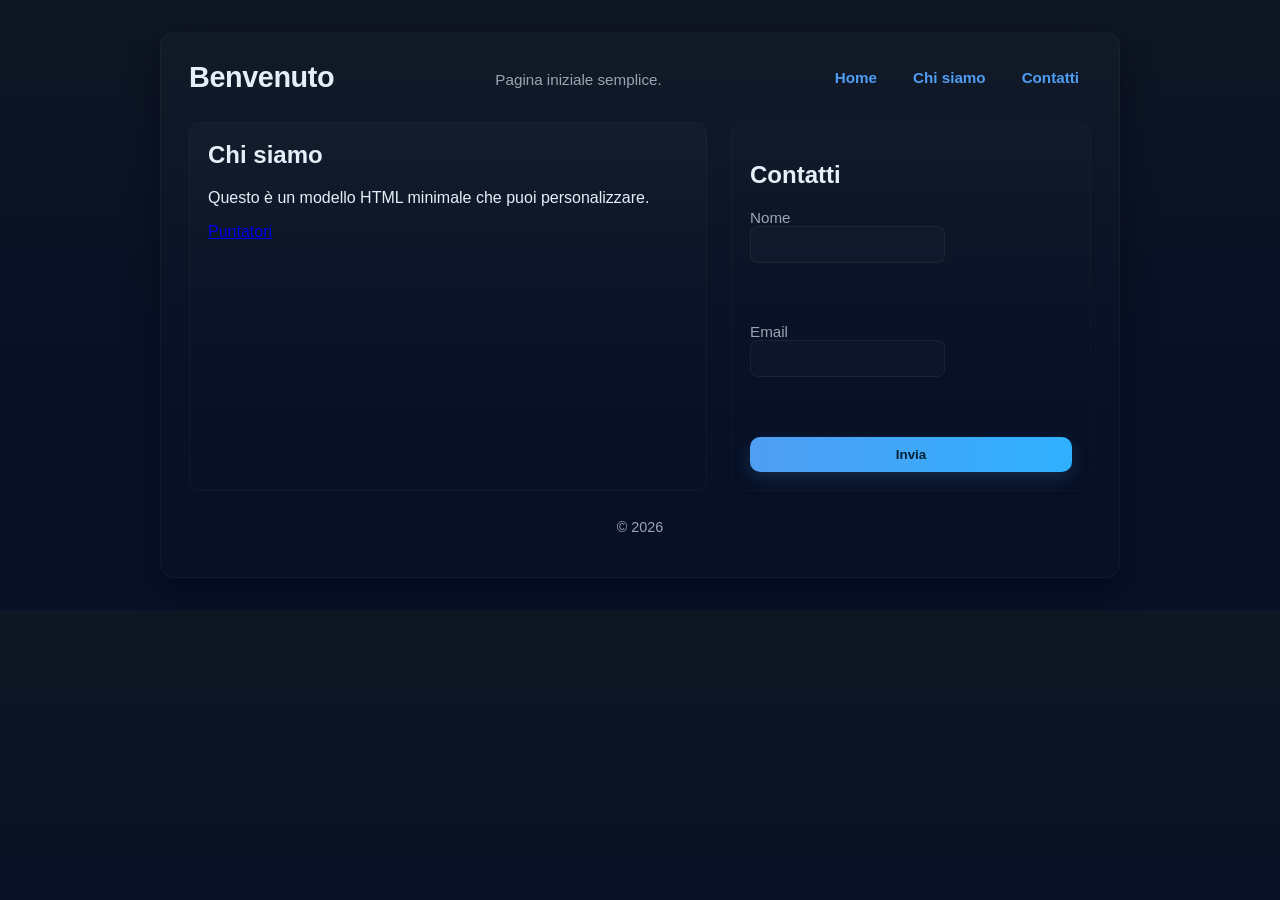
<file: index.html>
<!doctype html>
<html lang="it">
<head>
	<meta charset="utf-8">
	<meta name="viewport" content="width=device-width, initial-scale=1">
    <link rel="stylesheet" href="index.css">
	<title>Il mio sito</title>
	<style>

	</style>
</head>
<body>
	<div class="container">
		<header>
			<h1>Benvenuto</h1>
			<p>Pagina iniziale semplice.</p>
			<nav>
				<a href="#">Home</a>
				<a href="#about">Chi siamo</a>
				<a href="#contact">Contatti</a>
			</nav>
		</header>

		<main>
			<section id="about">
				<h2>Chi siamo</h2>
				<p>Questo è un modello HTML minimale che puoi personalizzare.</p>
				<!--
				<a href="pagine/b.html">Vai alla guida al linguaggio C</a>
				-->
				<a href="Puntatori.pdf">Puntatori</a>
			</section>

			<section id="contact">
				<h2>Contatti</h2>
				<form>
					<label>Nome<br><input type="text" name="name"></label><br><br>
					<label>Email<br><input type="email" name="email"></label><br><br>
					<button type="submit">Invia</button>
				</form>
			</section>
		</main>

		<footer>
			<p>&copy; 2026</p>
		</footer>
	</div>
</body>
</html>
</file>
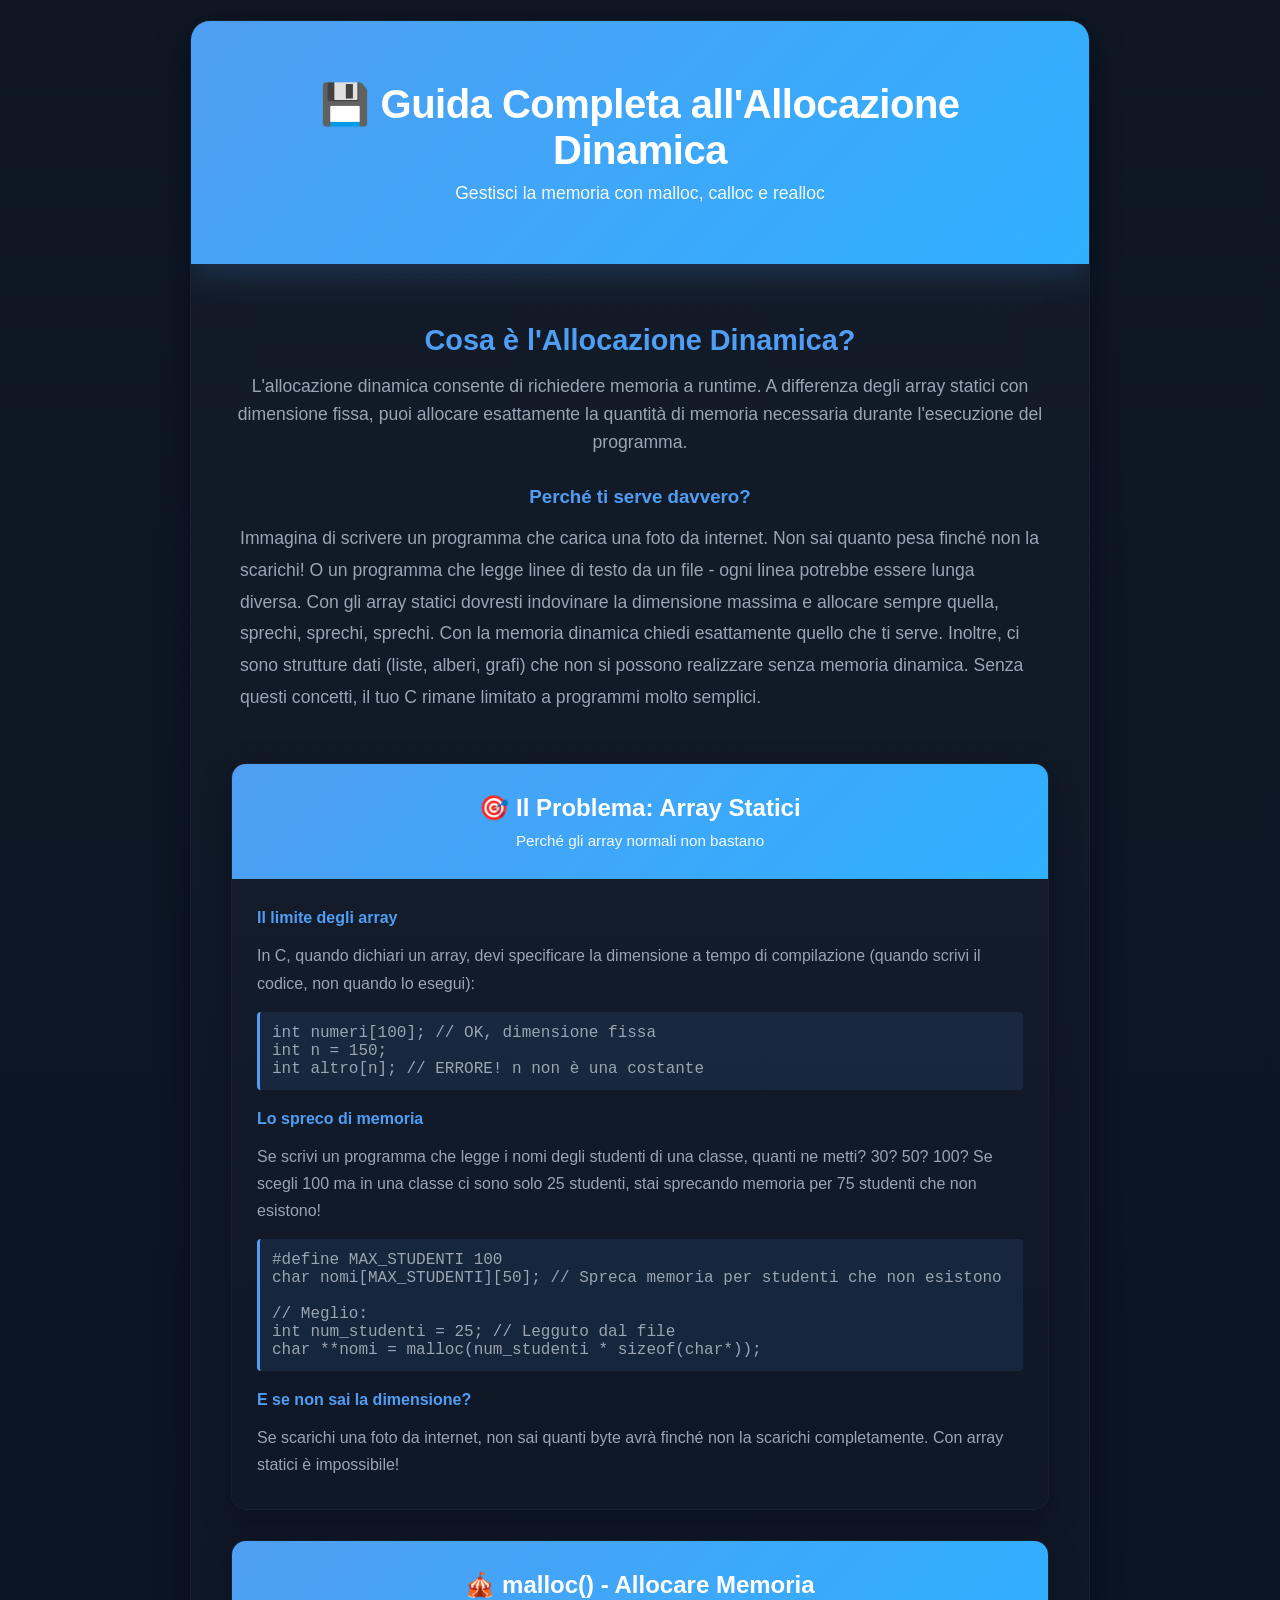
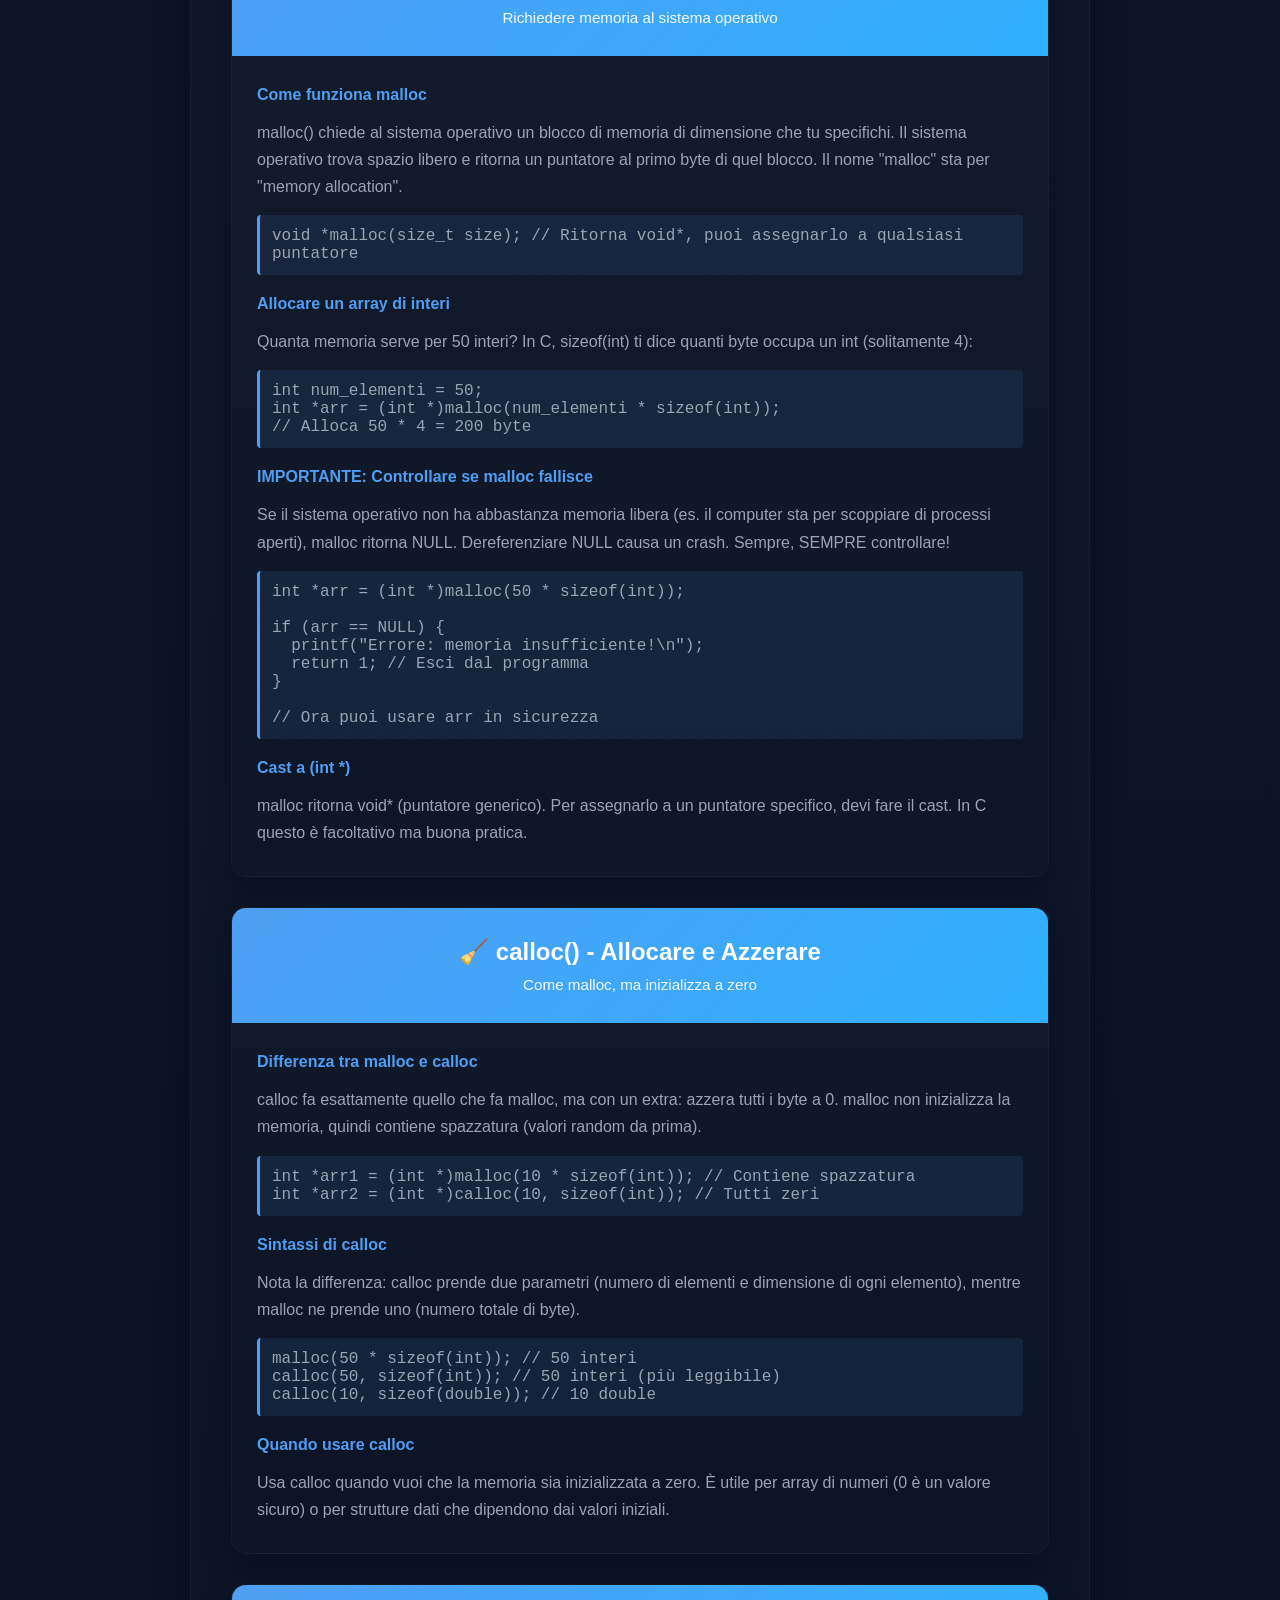
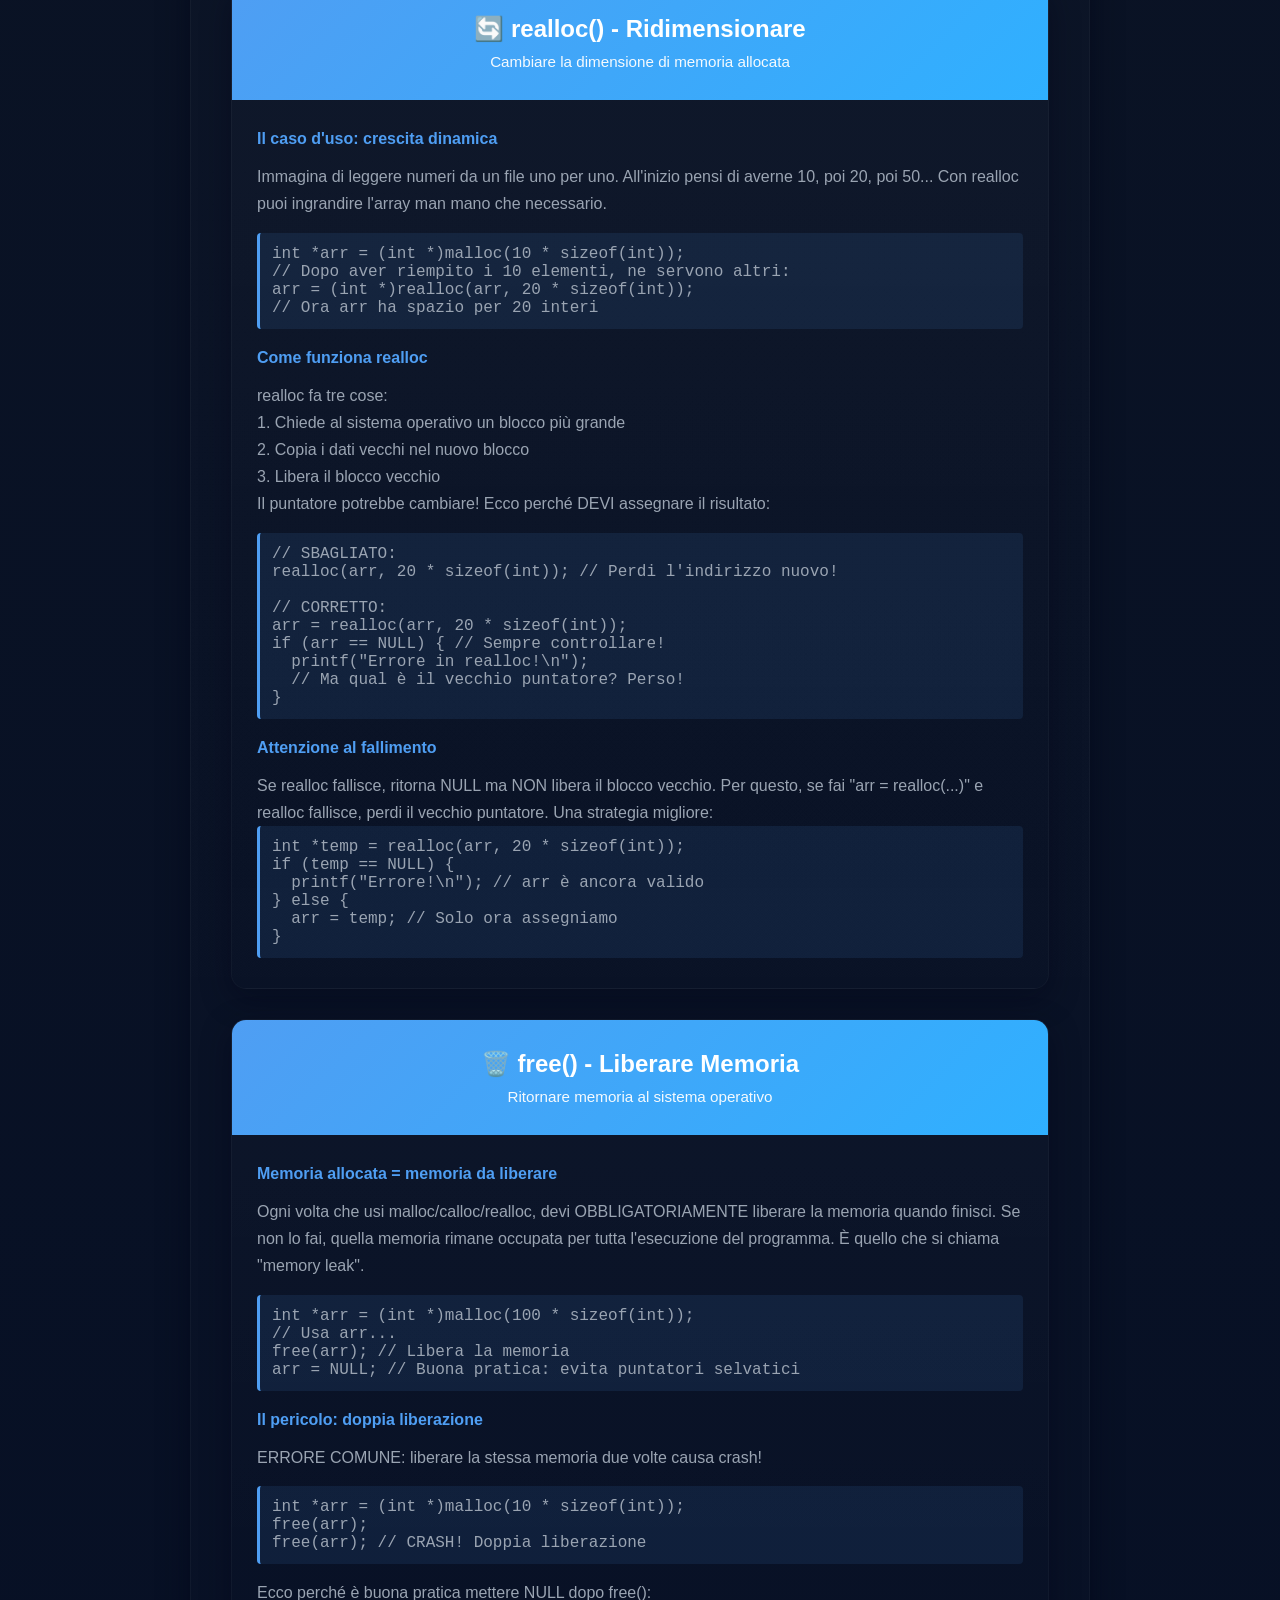
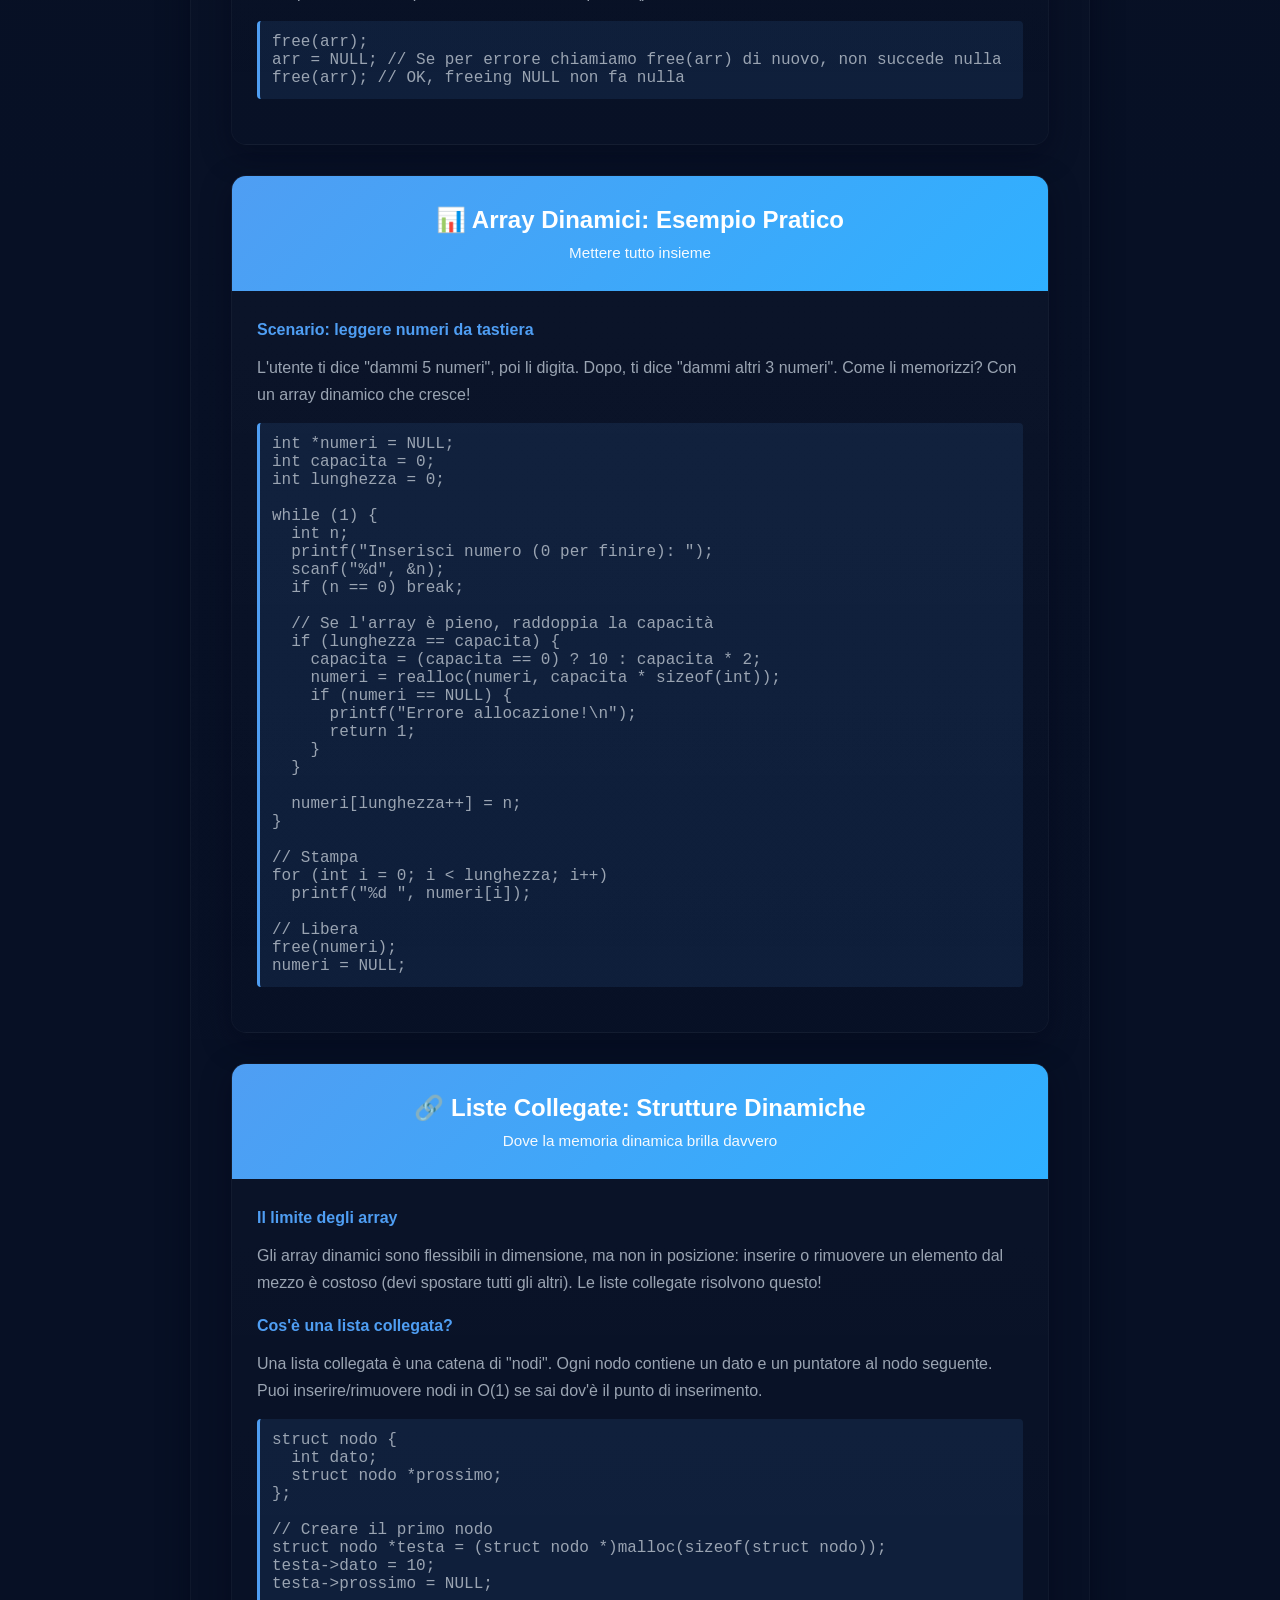
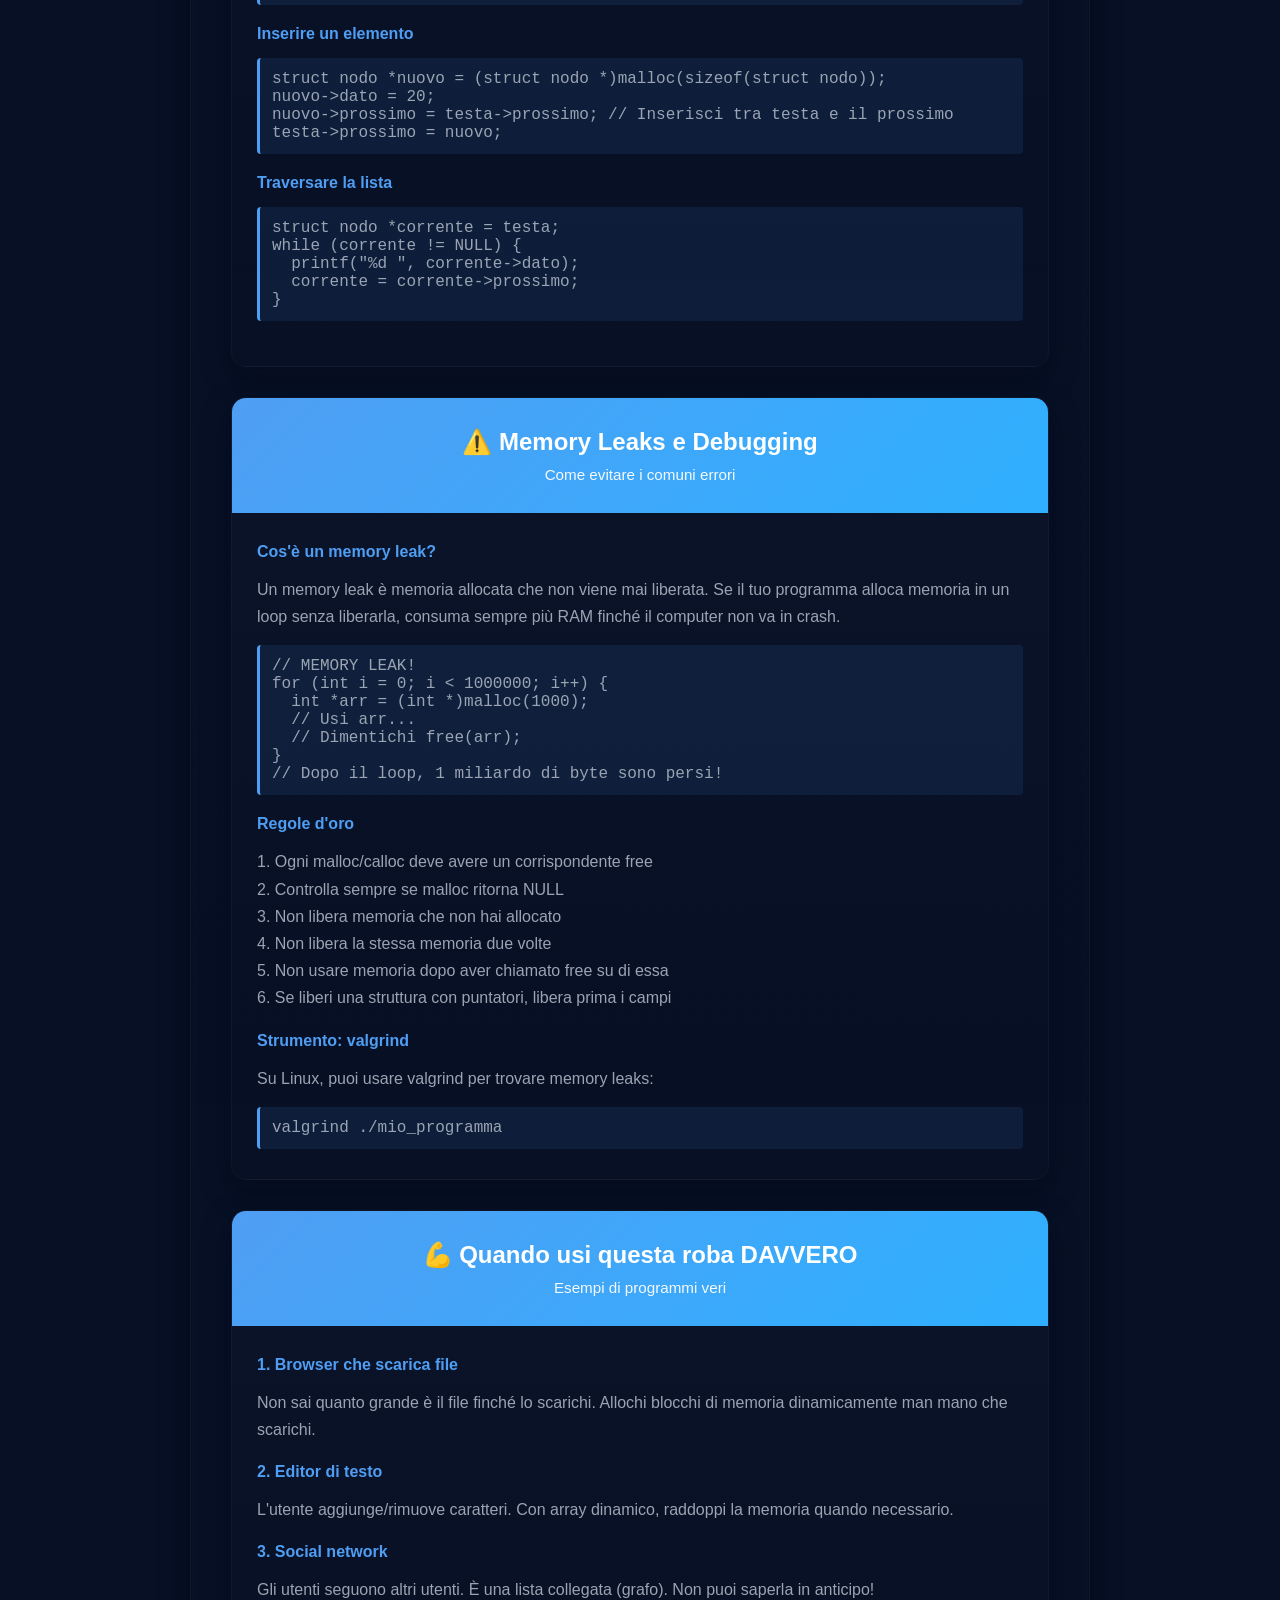
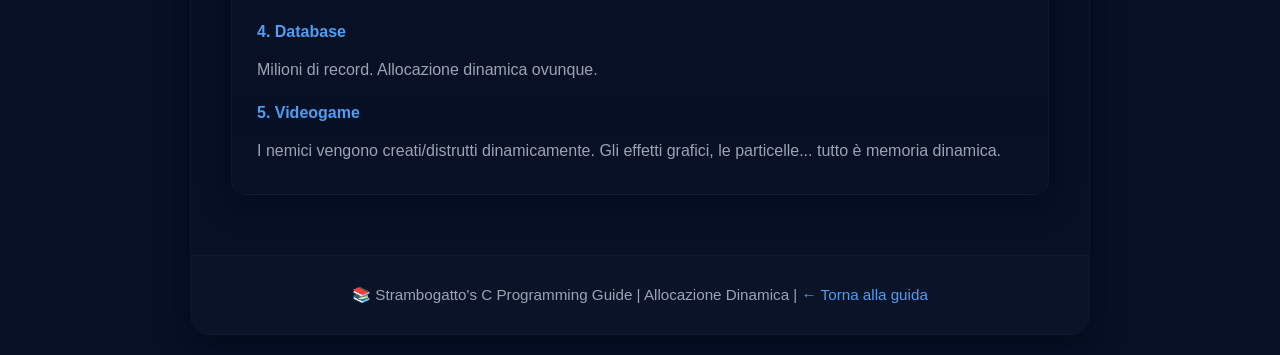
<file: pagine/allocazione-dinamica.html>
<!DOCTYPE html>
<html lang="it">
<head>
    <meta charset="UTF-8">
    <meta name="viewport" content="width=device-width, initial-scale=1.0">
    <title>Guida all'Allocazione Dinamica in C</title>
    <link rel="stylesheet" href="style.css">
</head>
<body>
    <div class="container">
        <header>
            <h1>💾 Guida Completa all'Allocazione Dinamica</h1>
            <p>Gestisci la memoria con malloc, calloc e realloc</p>
        </header>

        <div class="content">
            <div class="intro">
                <h2>Cosa è l'Allocazione Dinamica?</h2>
                <p>L'allocazione dinamica consente di richiedere memoria a runtime. A differenza degli array statici con dimensione fissa, puoi allocare esattamente la quantità di memoria necessaria durante l'esecuzione del programma.</p>
                
                <h3 style="color: var(--accent); margin-top: 30px; margin-bottom: 15px;">Perché ti serve davvero?</h3>
                <p style="text-align: left; max-width: 800px; margin: 0 auto; line-height: 1.8; color: var(--muted);">
                    Immagina di scrivere un programma che carica una foto da internet. Non sai quanto pesa finché non la scarichi! O un programma che legge linee di testo da un file - ogni linea potrebbe essere lunga diversa. Con gli array statici dovresti indovinare la dimensione massima e allocare sempre quella, sprechi, sprechi, sprechi. Con la memoria dinamica chiedi esattamente quello che ti serve. Inoltre, ci sono strutture dati (liste, alberi, grafi) che non si possono realizzare senza memoria dinamica. Senza questi concetti, il tuo C rimane limitato a programmi molto semplici.
                </p>
            </div>

            <div class="cards-container">
                <!-- Card 1 -->
                <div class="card">
                    <div class="card-header">
                        <h3>🎯 Il Problema: Array Statici</h3>
                        <p>Perché gli array normali non bastano</p>
                    </div>
                    <div class="card-body">
                        <h4 style="color: var(--accent); margin-bottom: 15px;">Il limite degli array</h4>
                        <p style="color: var(--muted); line-height: 1.7; margin-bottom: 15px;">
                            In C, quando dichiari un array, devi specificare la dimensione a tempo di compilazione (quando scrivi il codice, non quando lo esegui):
                        </p>
                        <p style="background: rgba(79, 158, 243, 0.1); padding: 12px; border-left: 3px solid var(--accent); border-radius: 4px; color: var(--muted); font-family: 'Courier New', monospace; margin-bottom: 15px;">
int numeri[100];  // OK, dimensione fissa<br>
int n = 150;<br>
int altro[n];     // ERRORE! n non è una costante
                        </p>

                        <h4 style="color: var(--accent); margin-bottom: 15px; margin-top: 20px;">Lo spreco di memoria</h4>
                        <p style="color: var(--muted); line-height: 1.7; margin-bottom: 15px;">
                            Se scrivi un programma che legge i nomi degli studenti di una classe, quanti ne metti? 30? 50? 100? Se scegli 100 ma in una classe ci sono solo 25 studenti, stai sprecando memoria per 75 studenti che non esistono!
                        </p>
                        <p style="background: rgba(79, 158, 243, 0.1); padding: 12px; border-left: 3px solid var(--accent); border-radius: 4px; color: var(--muted); font-family: 'Courier New', monospace; margin-bottom: 15px;">
#define MAX_STUDENTI 100<br>
char nomi[MAX_STUDENTI][50];  // Spreca memoria per studenti che non esistono<br>
<br>
// Meglio:<br>
int num_studenti = 25;  // Legguto dal file<br>
char **nomi = malloc(num_studenti * sizeof(char*));
                        </p>

                        <h4 style="color: var(--accent); margin-bottom: 15px; margin-top: 20px;">E se non sai la dimensione?</h4>
                        <p style="color: var(--muted); line-height: 1.7;">
                            Se scarichi una foto da internet, non sai quanti byte avrà finché non la scarichi completamente. Con array statici è impossibile!
                        </p>
                    </div>
                </div>

                <!-- Card 2 -->
                <div class="card">
                    <div class="card-header">
                        <h3>🎪 malloc() - Allocare Memoria</h3>
                        <p>Richiedere memoria al sistema operativo</p>
                    </div>
                    <div class="card-body">
                        <h4 style="color: var(--accent); margin-bottom: 15px;">Come funziona malloc</h4>
                        <p style="color: var(--muted); line-height: 1.7; margin-bottom: 15px;">
                            malloc() chiede al sistema operativo un blocco di memoria di dimensione che tu specifichi. Il sistema operativo trova spazio libero e ritorna un puntatore al primo byte di quel blocco. Il nome "malloc" sta per "memory allocation".
                        </p>
                        <p style="background: rgba(79, 158, 243, 0.1); padding: 12px; border-left: 3px solid var(--accent); border-radius: 4px; color: var(--muted); font-family: 'Courier New', monospace; margin-bottom: 15px;">
void *malloc(size_t size);  // Ritorna void*, puoi assegnarlo a qualsiasi puntatore
                        </p>

                        <h4 style="color: var(--accent); margin-bottom: 15px; margin-top: 20px;">Allocare un array di interi</h4>
                        <p style="color: var(--muted); line-height: 1.7; margin-bottom: 15px;">
                            Quanta memoria serve per 50 interi? In C, sizeof(int) ti dice quanti byte occupa un int (solitamente 4):
                        </p>
                        <p style="background: rgba(79, 158, 243, 0.1); padding: 12px; border-left: 3px solid var(--accent); border-radius: 4px; color: var(--muted); font-family: 'Courier New', monospace; margin-bottom: 15px;">
int num_elementi = 50;<br>
int *arr = (int *)malloc(num_elementi * sizeof(int));<br>
// Alloca 50 * 4 = 200 byte
                        </p>

                        <h4 style="color: var(--accent); margin-bottom: 15px; margin-top: 20px;">IMPORTANTE: Controllare se malloc fallisce</h4>
                        <p style="color: var(--muted); line-height: 1.7; margin-bottom: 15px;">
                            Se il sistema operativo non ha abbastanza memoria libera (es. il computer sta per scoppiare di processi aperti), malloc ritorna NULL. Dereferenziare NULL causa un crash. Sempre, SEMPRE controllare!
                        </p>
                        <p style="background: rgba(79, 158, 243, 0.1); padding: 12px; border-left: 3px solid var(--accent); border-radius: 4px; color: var(--muted); font-family: 'Courier New', monospace; margin-bottom: 15px;">
int *arr = (int *)malloc(50 * sizeof(int));<br>
<br>
if (arr == NULL) {<br>
&nbsp;&nbsp;printf("Errore: memoria insufficiente!\n");<br>
&nbsp;&nbsp;return 1;  // Esci dal programma<br>
}<br>
<br>
// Ora puoi usare arr in sicurezza
                        </p>

                        <h4 style="color: var(--accent); margin-bottom: 15px; margin-top: 20px;">Cast a (int *)</h4>
                        <p style="color: var(--muted); line-height: 1.7;">
                            malloc ritorna void* (puntatore generico). Per assegnarlo a un puntatore specifico, devi fare il cast. In C questo è facoltativo ma buona pratica.
                        </p>
                    </div>
                </div>

                <!-- Card 3 -->
                <div class="card">
                    <div class="card-header">
                        <h3>🧹 calloc() - Allocare e Azzerare</h3>
                        <p>Come malloc, ma inizializza a zero</p>
                    </div>
                    <div class="card-body">
                        <h4 style="color: var(--accent); margin-bottom: 15px;">Differenza tra malloc e calloc</h4>
                        <p style="color: var(--muted); line-height: 1.7; margin-bottom: 15px;">
                            calloc fa esattamente quello che fa malloc, ma con un extra: azzera tutti i byte a 0. malloc non inizializza la memoria, quindi contiene spazzatura (valori random da prima).
                        </p>
                        <p style="background: rgba(79, 158, 243, 0.1); padding: 12px; border-left: 3px solid var(--accent); border-radius: 4px; color: var(--muted); font-family: 'Courier New', monospace; margin-bottom: 15px;">
int *arr1 = (int *)malloc(10 * sizeof(int));  // Contiene spazzatura<br>
int *arr2 = (int *)calloc(10, sizeof(int));   // Tutti zeri
                        </p>

                        <h4 style="color: var(--accent); margin-bottom: 15px; margin-top: 20px;">Sintassi di calloc</h4>
                        <p style="color: var(--muted); line-height: 1.7; margin-bottom: 15px;">
                            Nota la differenza: calloc prende due parametri (numero di elementi e dimensione di ogni elemento), mentre malloc ne prende uno (numero totale di byte).
                        </p>
                        <p style="background: rgba(79, 158, 243, 0.1); padding: 12px; border-left: 3px solid var(--accent); border-radius: 4px; color: var(--muted); font-family: 'Courier New', monospace; margin-bottom: 15px;">
malloc(50 * sizeof(int));      // 50 interi<br>
calloc(50, sizeof(int));       // 50 interi (più leggibile)<br>
calloc(10, sizeof(double));    // 10 double
                        </p>

                        <h4 style="color: var(--accent); margin-bottom: 15px; margin-top: 20px;">Quando usare calloc</h4>
                        <p style="color: var(--muted); line-height: 1.7;">
                            Usa calloc quando vuoi che la memoria sia inizializzata a zero. È utile per array di numeri (0 è un valore sicuro) o per strutture dati che dipendono dai valori iniziali.
                        </p>
                    </div>
                </div>

                <!-- Card 4 -->
                <div class="card">
                    <div class="card-header">
                        <h3>🔄 realloc() - Ridimensionare</h3>
                        <p>Cambiare la dimensione di memoria allocata</p>
                    </div>
                    <div class="card-body">
                        <h4 style="color: var(--accent); margin-bottom: 15px;">Il caso d'uso: crescita dinamica</h4>
                        <p style="color: var(--muted); line-height: 1.7; margin-bottom: 15px;">
                            Immagina di leggere numeri da un file uno per uno. All'inizio pensi di averne 10, poi 20, poi 50... Con realloc puoi ingrandire l'array man mano che necessario.
                        </p>
                        <p style="background: rgba(79, 158, 243, 0.1); padding: 12px; border-left: 3px solid var(--accent); border-radius: 4px; color: var(--muted); font-family: 'Courier New', monospace; margin-bottom: 15px;">
int *arr = (int *)malloc(10 * sizeof(int));<br>
// Dopo aver riempito i 10 elementi, ne servono altri:<br>
arr = (int *)realloc(arr, 20 * sizeof(int));<br>
// Ora arr ha spazio per 20 interi
                        </p>

                        <h4 style="color: var(--accent); margin-bottom: 15px; margin-top: 20px;">Come funziona realloc</h4>
                        <p style="color: var(--muted); line-height: 1.7; margin-bottom: 15px;">
                            realloc fa tre cose:<br>
                            1. Chiede al sistema operativo un blocco più grande<br>
                            2. Copia i dati vecchi nel nuovo blocco<br>
                            3. Libera il blocco vecchio<br>
                            Il puntatore potrebbe cambiare! Ecco perché DEVI assegnare il risultato:
                        </p>
                        <p style="background: rgba(79, 158, 243, 0.1); padding: 12px; border-left: 3px solid var(--accent); border-radius: 4px; color: var(--muted); font-family: 'Courier New', monospace; margin-bottom: 15px;">
// SBAGLIATO:<br>
realloc(arr, 20 * sizeof(int));  // Perdi l'indirizzo nuovo!<br>
<br>
// CORRETTO:<br>
arr = realloc(arr, 20 * sizeof(int));<br>
if (arr == NULL) {  // Sempre controllare!<br>
&nbsp;&nbsp;printf("Errore in realloc!\n");<br>
&nbsp;&nbsp;// Ma qual è il vecchio puntatore? Perso!<br>
}
                        </p>

                        <h4 style="color: var(--accent); margin-bottom: 15px; margin-top: 20px;">Attenzione al fallimento</h4>
                        <p style="color: var(--muted); line-height: 1.7;">
                            Se realloc fallisce, ritorna NULL ma NON libera il blocco vecchio. Per questo, se fai "arr = realloc(...)" e realloc fallisce, perdi il vecchio puntatore. Una strategia migliore:
                        </p>
                        <p style="background: rgba(79, 158, 243, 0.1); padding: 12px; border-left: 3px solid var(--accent); border-radius: 4px; color: var(--muted); font-family: 'Courier New', monospace;">
int *temp = realloc(arr, 20 * sizeof(int));<br>
if (temp == NULL) {<br>
&nbsp;&nbsp;printf("Errore!\n");  // arr è ancora valido<br>
} else {<br>
&nbsp;&nbsp;arr = temp;  // Solo ora assegniamo<br>
}
                        </p>
                    </div>
                </div>

                <!-- Card 5 -->
                <div class="card">
                    <div class="card-header">
                        <h3>🗑️ free() - Liberare Memoria</h3>
                        <p>Ritornare memoria al sistema operativo</p>
                    </div>
                    <div class="card-body">
                        <h4 style="color: var(--accent); margin-bottom: 15px;">Memoria allocata = memoria da liberare</h4>
                        <p style="color: var(--muted); line-height: 1.7; margin-bottom: 15px;">
                            Ogni volta che usi malloc/calloc/realloc, devi OBBLIGATORIAMENTE liberare la memoria quando finisci. Se non lo fai, quella memoria rimane occupata per tutta l'esecuzione del programma. È quello che si chiama "memory leak".
                        </p>
                        <p style="background: rgba(79, 158, 243, 0.1); padding: 12px; border-left: 3px solid var(--accent); border-radius: 4px; color: var(--muted); font-family: 'Courier New', monospace; margin-bottom: 15px;">
int *arr = (int *)malloc(100 * sizeof(int));<br>
// Usa arr...<br>
free(arr);  // Libera la memoria<br>
arr = NULL; // Buona pratica: evita puntatori selvatici
                        </p>

                        <h4 style="color: var(--accent); margin-bottom: 15px; margin-top: 20px;">Il pericolo: doppia liberazione</h4>
                        <p style="color: var(--muted); line-height: 1.7; margin-bottom: 15px;">
                            ERRORE COMUNE: liberare la stessa memoria due volte causa crash!
                        </p>
                        <p style="background: rgba(79, 158, 243, 0.1); padding: 12px; border-left: 3px solid var(--accent); border-radius: 4px; color: var(--muted); font-family: 'Courier New', monospace; margin-bottom: 15px;">
int *arr = (int *)malloc(10 * sizeof(int));<br>
free(arr);<br>
free(arr);  // CRASH! Doppia liberazione
                        </p>
                        <p style="color: var(--muted); line-height: 1.7; margin-bottom: 15px;">
                            Ecco perché è buona pratica mettere NULL dopo free():
                        </p>
                        <p style="background: rgba(79, 158, 243, 0.1); padding: 12px; border-left: 3px solid var(--accent); border-radius: 4px; color: var(--muted); font-family: 'Courier New', monospace; margin-bottom: 15px;">
free(arr);<br>
arr = NULL;  // Se per errore chiamiamo free(arr) di nuovo, non succede nulla<br>
free(arr);   // OK, freeing NULL non fa nulla
                        </p>
                    </div>
                </div>

                <!-- Card 6 -->
                <div class="card">
                    <div class="card-header">
                        <h3>📊 Array Dinamici: Esempio Pratico</h3>
                        <p>Mettere tutto insieme</p>
                    </div>
                    <div class="card-body">
                        <h4 style="color: var(--accent); margin-bottom: 15px;">Scenario: leggere numeri da tastiera</h4>
                        <p style="color: var(--muted); line-height: 1.7; margin-bottom: 15px;">
                            L'utente ti dice "dammi 5 numeri", poi li digita. Dopo, ti dice "dammi altri 3 numeri". Come li memorizzi? Con un array dinamico che cresce!
                        </p>
                        <p style="background: rgba(79, 158, 243, 0.1); padding: 12px; border-left: 3px solid var(--accent); border-radius: 4px; color: var(--muted); font-family: 'Courier New', monospace; margin-bottom: 15px;">
int *numeri = NULL;<br>
int capacita = 0;<br>
int lunghezza = 0;<br>
<br>
while (1) {<br>
&nbsp;&nbsp;int n;<br>
&nbsp;&nbsp;printf("Inserisci numero (0 per finire): ");<br>
&nbsp;&nbsp;scanf("%d", &n);<br>
&nbsp;&nbsp;if (n == 0) break;<br>
&nbsp;&nbsp;<br>
&nbsp;&nbsp;// Se l'array è pieno, raddoppia la capacità<br>
&nbsp;&nbsp;if (lunghezza == capacita) {<br>
&nbsp;&nbsp;&nbsp;&nbsp;capacita = (capacita == 0) ? 10 : capacita * 2;<br>
&nbsp;&nbsp;&nbsp;&nbsp;numeri = realloc(numeri, capacita * sizeof(int));<br>
&nbsp;&nbsp;&nbsp;&nbsp;if (numeri == NULL) {<br>
&nbsp;&nbsp;&nbsp;&nbsp;&nbsp;&nbsp;printf("Errore allocazione!\n");<br>
&nbsp;&nbsp;&nbsp;&nbsp;&nbsp;&nbsp;return 1;<br>
&nbsp;&nbsp;&nbsp;&nbsp;}<br>
&nbsp;&nbsp;}<br>
&nbsp;&nbsp;<br>
&nbsp;&nbsp;numeri[lunghezza++] = n;<br>
}<br>
<br>
// Stampa<br>
for (int i = 0; i < lunghezza; i++)<br>
&nbsp;&nbsp;printf("%d ", numeri[i]);<br>
<br>
// Libera<br>
free(numeri);<br>
numeri = NULL;
                        </p>
                    </div>
                </div>

                <!-- Card 7 -->
                <div class="card">
                    <div class="card-header">
                        <h3>🔗 Liste Collegate: Strutture Dinamiche</h3>
                        <p>Dove la memoria dinamica brilla davvero</p>
                    </div>
                    <div class="card-body">
                        <h4 style="color: var(--accent); margin-bottom: 15px;">Il limite degli array</h4>
                        <p style="color: var(--muted); line-height: 1.7; margin-bottom: 15px;">
                            Gli array dinamici sono flessibili in dimensione, ma non in posizione: inserire o rimuovere un elemento dal mezzo è costoso (devi spostare tutti gli altri). Le liste collegate risolvono questo!
                        </p>

                        <h4 style="color: var(--accent); margin-bottom: 15px; margin-top: 20px;">Cos'è una lista collegata?</h4>
                        <p style="color: var(--muted); line-height: 1.7; margin-bottom: 15px;">
                            Una lista collegata è una catena di "nodi". Ogni nodo contiene un dato e un puntatore al nodo seguente. Puoi inserire/rimuovere nodi in O(1) se sai dov'è il punto di inserimento.
                        </p>
                        <p style="background: rgba(79, 158, 243, 0.1); padding: 12px; border-left: 3px solid var(--accent); border-radius: 4px; color: var(--muted); font-family: 'Courier New', monospace; margin-bottom: 15px;">
struct nodo {<br>
&nbsp;&nbsp;int dato;<br>
&nbsp;&nbsp;struct nodo *prossimo;<br>
};<br>
<br>
// Creare il primo nodo<br>
struct nodo *testa = (struct nodo *)malloc(sizeof(struct nodo));<br>
testa->dato = 10;<br>
testa->prossimo = NULL;
                        </p>

                        <h4 style="color: var(--accent); margin-bottom: 15px; margin-top: 20px;">Inserire un elemento</h4>
                        <p style="background: rgba(79, 158, 243, 0.1); padding: 12px; border-left: 3px solid var(--accent); border-radius: 4px; color: var(--muted); font-family: 'Courier New', monospace; margin-bottom: 15px;">
struct nodo *nuovo = (struct nodo *)malloc(sizeof(struct nodo));<br>
nuovo->dato = 20;<br>
nuovo->prossimo = testa->prossimo;  // Inserisci tra testa e il prossimo<br>
testa->prossimo = nuovo;
                        </p>

                        <h4 style="color: var(--accent); margin-bottom: 15px; margin-top: 20px;">Traversare la lista</h4>
                        <p style="background: rgba(79, 158, 243, 0.1); padding: 12px; border-left: 3px solid var(--accent); border-radius: 4px; color: var(--muted); font-family: 'Courier New', monospace; margin-bottom: 15px;">
struct nodo *corrente = testa;<br>
while (corrente != NULL) {<br>
&nbsp;&nbsp;printf("%d ", corrente->dato);<br>
&nbsp;&nbsp;corrente = corrente->prossimo;<br>
}
                        </p>
                    </div>
                </div>

                <!-- Card 8 -->
                <div class="card">
                    <div class="card-header">
                        <h3>⚠️ Memory Leaks e Debugging</h3>
                        <p>Come evitare i comuni errori</p>
                    </div>
                    <div class="card-body">
                        <h4 style="color: var(--accent); margin-bottom: 15px;">Cos'è un memory leak?</h4>
                        <p style="color: var(--muted); line-height: 1.7; margin-bottom: 15px;">
                            Un memory leak è memoria allocata che non viene mai liberata. Se il tuo programma alloca memoria in un loop senza liberarla, consuma sempre più RAM finché il computer non va in crash.
                        </p>
                        <p style="background: rgba(79, 158, 243, 0.1); padding: 12px; border-left: 3px solid var(--accent); border-radius: 4px; color: var(--muted); font-family: 'Courier New', monospace; margin-bottom: 15px;">
// MEMORY LEAK!<br>
for (int i = 0; i < 1000000; i++) {<br>
&nbsp;&nbsp;int *arr = (int *)malloc(1000);<br>
&nbsp;&nbsp;// Usi arr...<br>
&nbsp;&nbsp;// Dimentichi free(arr);<br>
}<br>
// Dopo il loop, 1 miliardo di byte sono persi!
                        </p>

                        <h4 style="color: var(--accent); margin-bottom: 15px; margin-top: 20px;">Regole d'oro</h4>
                        <p style="color: var(--muted); line-height: 1.7; margin-bottom: 15px;">
                            1. Ogni malloc/calloc deve avere un corrispondente free<br>
                            2. Controlla sempre se malloc ritorna NULL<br>
                            3. Non libera memoria che non hai allocato<br>
                            4. Non libera la stessa memoria due volte<br>
                            5. Non usare memoria dopo aver chiamato free su di essa<br>
                            6. Se liberi una struttura con puntatori, libera prima i campi
                        </p>

                        <h4 style="color: var(--accent); margin-bottom: 15px; margin-top: 20px;">Strumento: valgrind</h4>
                        <p style="color: var(--muted); line-height: 1.7; margin-bottom: 15px;">
                            Su Linux, puoi usare valgrind per trovare memory leaks:
                        </p>
                        <p style="background: rgba(79, 158, 243, 0.1); padding: 12px; border-left: 3px solid var(--accent); border-radius: 4px; color: var(--muted); font-family: 'Courier New', monospace;">
valgrind ./mio_programma
                        </p>
                    </div>
                </div>

                <!-- Card 9 -->
                <div class="card">
                    <div class="card-header">
                        <h3>💪 Quando usi questa roba DAVVERO</h3>
                        <p>Esempi di programmi veri</p>
                    </div>
                    <div class="card-body">
                        <h4 style="color: var(--accent); margin-bottom: 15px;">1. Browser che scarica file</h4>
                        <p style="color: var(--muted); line-height: 1.7; margin-bottom: 15px;">
                            Non sai quanto grande è il file finché lo scarichi. Allochi blocchi di memoria dinamicamente man mano che scarichi.
                        </p>

                        <h4 style="color: var(--accent); margin-bottom: 15px; margin-top: 20px;">2. Editor di testo</h4>
                        <p style="color: var(--muted); line-height: 1.7; margin-bottom: 15px;">
                            L'utente aggiunge/rimuove caratteri. Con array dinamico, raddoppi la memoria quando necessario.
                        </p>

                        <h4 style="color: var(--accent); margin-bottom: 15px; margin-top: 20px;">3. Social network</h4>
                        <p style="color: var(--muted); line-height: 1.7; margin-bottom: 15px;">
                            Gli utenti seguono altri utenti. È una lista collegata (grafo). Non puoi saperla in anticipo!
                        </p>

                        <h4 style="color: var(--accent); margin-bottom: 15px; margin-top: 20px;">4. Database</h4>
                        <p style="color: var(--muted); line-height: 1.7; margin-bottom: 15px;">
                            Milioni di record. Allocazione dinamica ovunque.
                        </p>

                        <h4 style="color: var(--accent); margin-bottom: 15px; margin-top: 20px;">5. Videogame</h4>
                        <p style="color: var(--muted); line-height: 1.7;">
                            I nemici vengono creati/distrutti dinamicamente. Gli effetti grafici, le particelle... tutto è memoria dinamica.
                        </p>
                    </div>
                </div>
            </div>
        </div>

        <footer>
            <p>📚 Strambogatto's C Programming Guide | Allocazione Dinamica | <a href="b.html" style="color: var(--accent); text-decoration: none;">← Torna alla guida</a></p>
        </footer>
    </div>
</body>
</html>
</file>
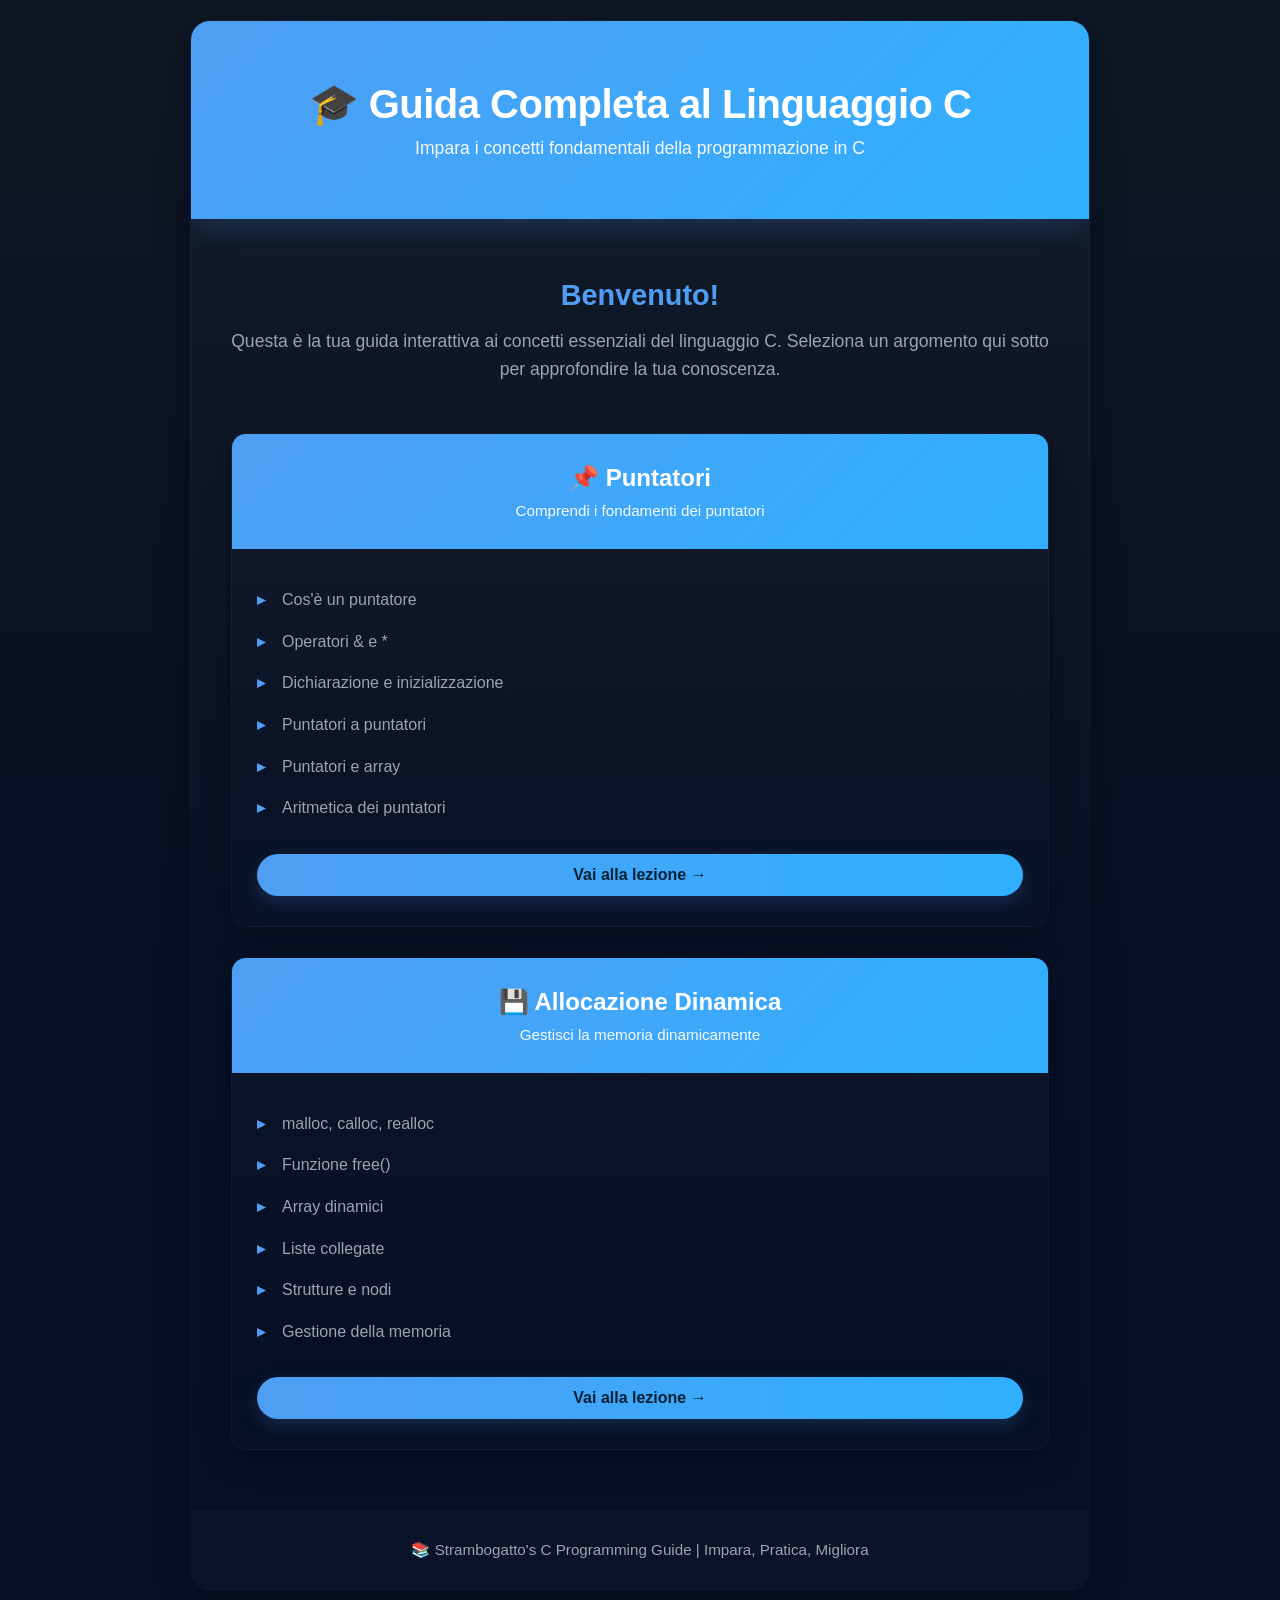
<file: pagine/b.html>
<!DOCTYPE html>
<html lang="it">
<head>
    <meta charset="UTF-8">
    <meta name="viewport" content="width=device-width, initial-scale=1.0">
    <title>Guida al Linguaggio C</title>
    <link rel="stylesheet" href="style.css">
</head>
<body>
    <div class="container">
        <header>
            <h1>🎓 Guida Completa al Linguaggio C</h1>
            <p>Impara i concetti fondamentali della programmazione in C</p>
        </header>

        <div class="content">
            <div class="intro">
                <h2>Benvenuto!</h2>
                <p>Questa è la tua guida interattiva ai concetti essenziali del linguaggio C. Seleziona un argomento qui sotto per approfondire la tua conoscenza.</p>
            </div>

            <div class="cards-container">
                <!-- Card Puntatori -->
                <div class="card">
                    <div class="card-header">
                        <h3>📌 Puntatori</h3>
                        <p>Comprendi i fondamenti dei puntatori</p>
                    </div>
                    <div class="card-body">
                        <ul>
                            <li>Cos'è un puntatore</li>
                            <li>Operatori & e *</li>
                            <li>Dichiarazione e inizializzazione</li>
                            <li>Puntatori a puntatori</li>
                            <li>Puntatori e array</li>
                            <li>Aritmetica dei puntatori</li>
                        </ul>
                        <a href="puntatori.html" class="card-link">Vai alla lezione →</a>
                    </div>
                </div>

                <!-- Card Allocazione Dinamica -->
                <div class="card">
                    <div class="card-header">
                        <h3>💾 Allocazione Dinamica</h3>
                        <p>Gestisci la memoria dinamicamente</p>
                    </div>
                    <div class="card-body">
                        <ul>
                            <li>malloc, calloc, realloc</li>
                            <li>Funzione free()</li>
                            <li>Array dinamici</li>
                            <li>Liste collegate</li>
                            <li>Strutture e nodi</li>
                            <li>Gestione della memoria</li>
                        </ul>
                        <a href="allocazione-dinamica.html" class="card-link">Vai alla lezione →</a>
                    </div>
                </div>
            </div>
        </div>

        <footer>
            <p>📚 Strambogatto's C Programming Guide | Impara, Pratica, Migliora</p>
        </footer>
    </div>
</body>
</html>
</file>
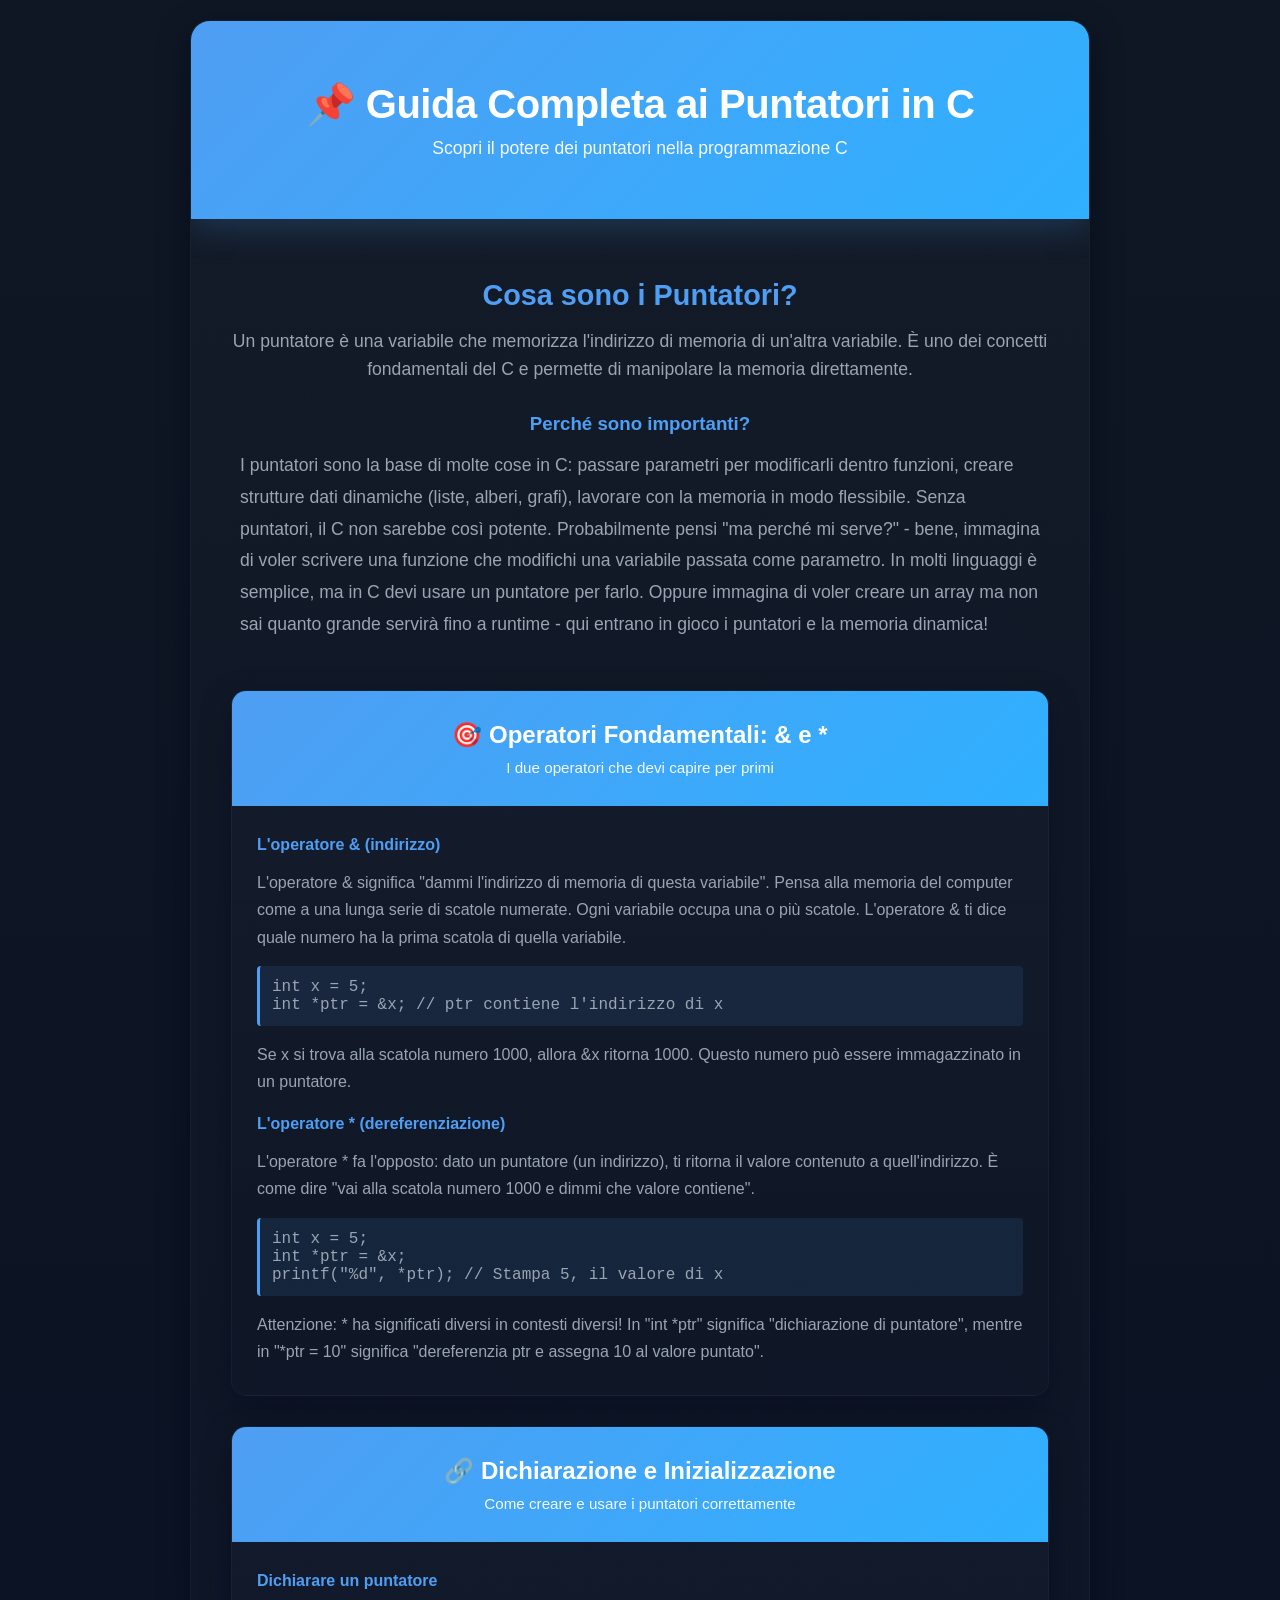
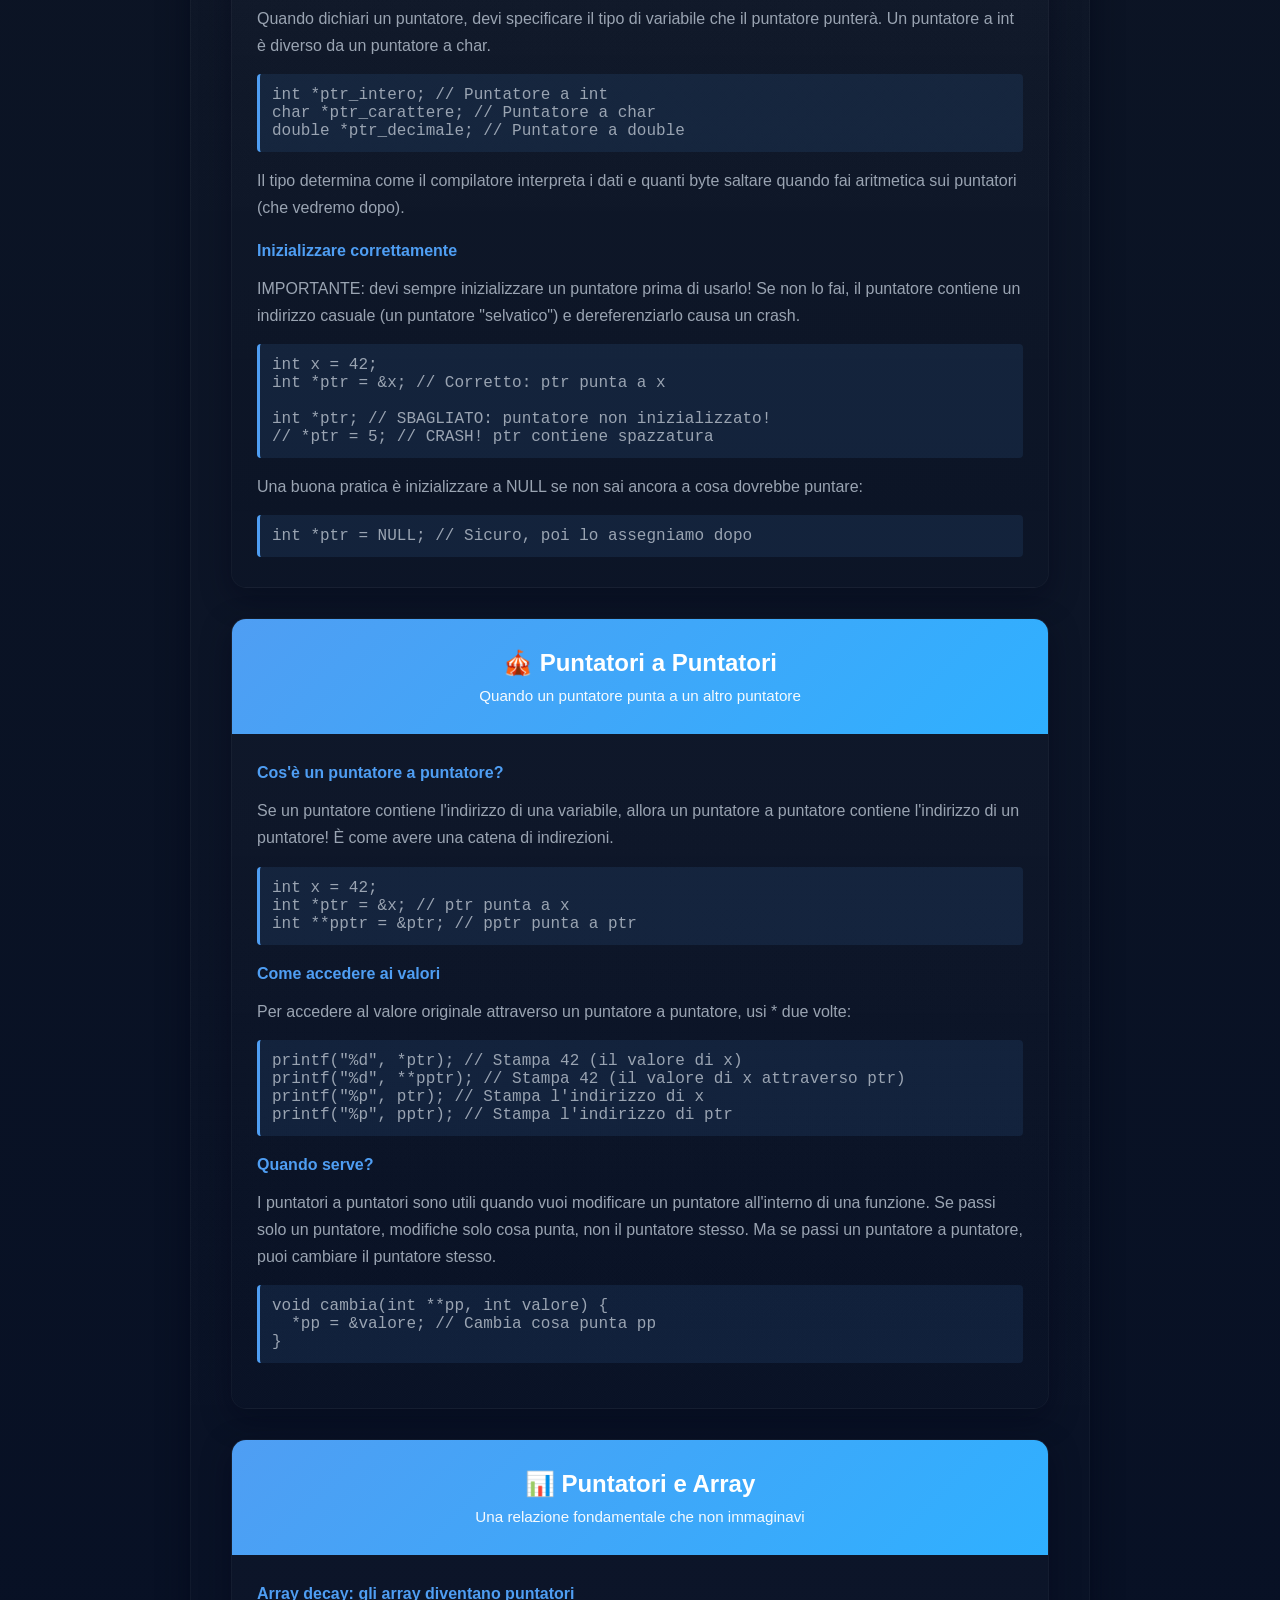
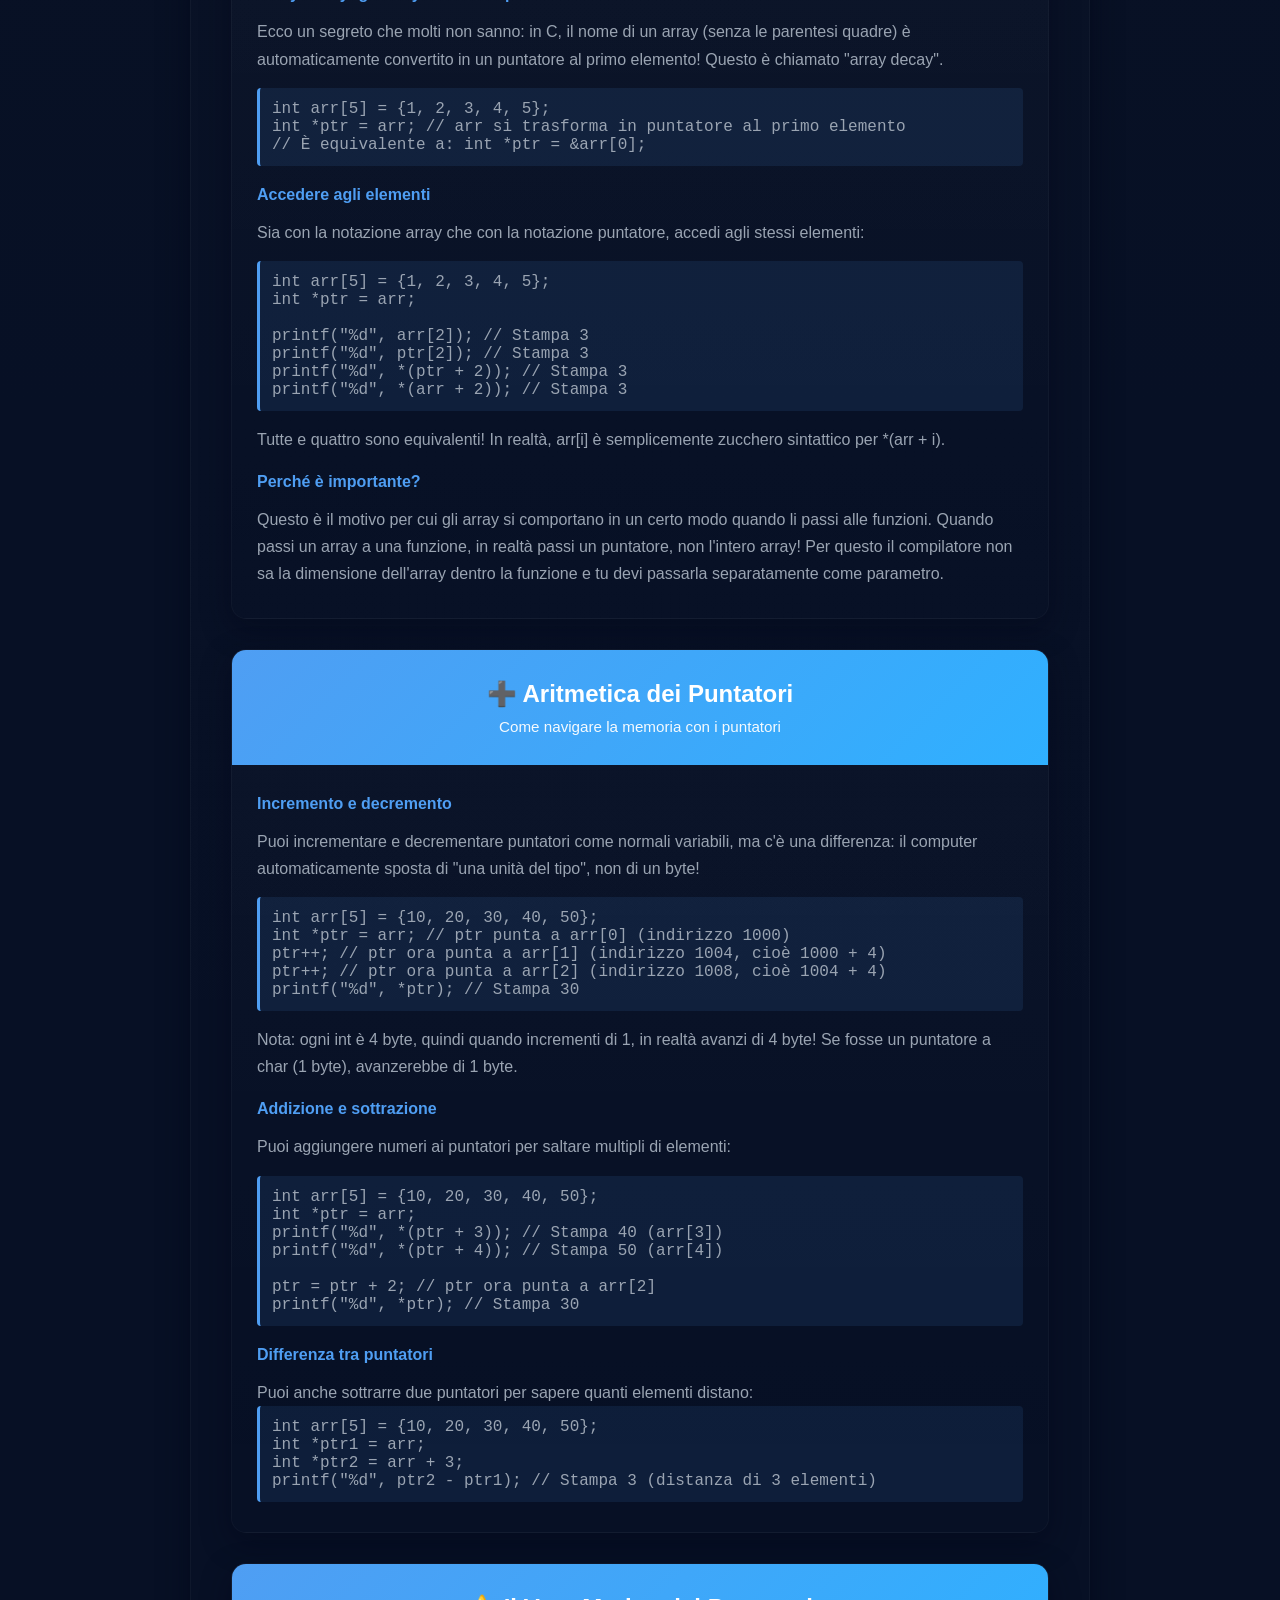
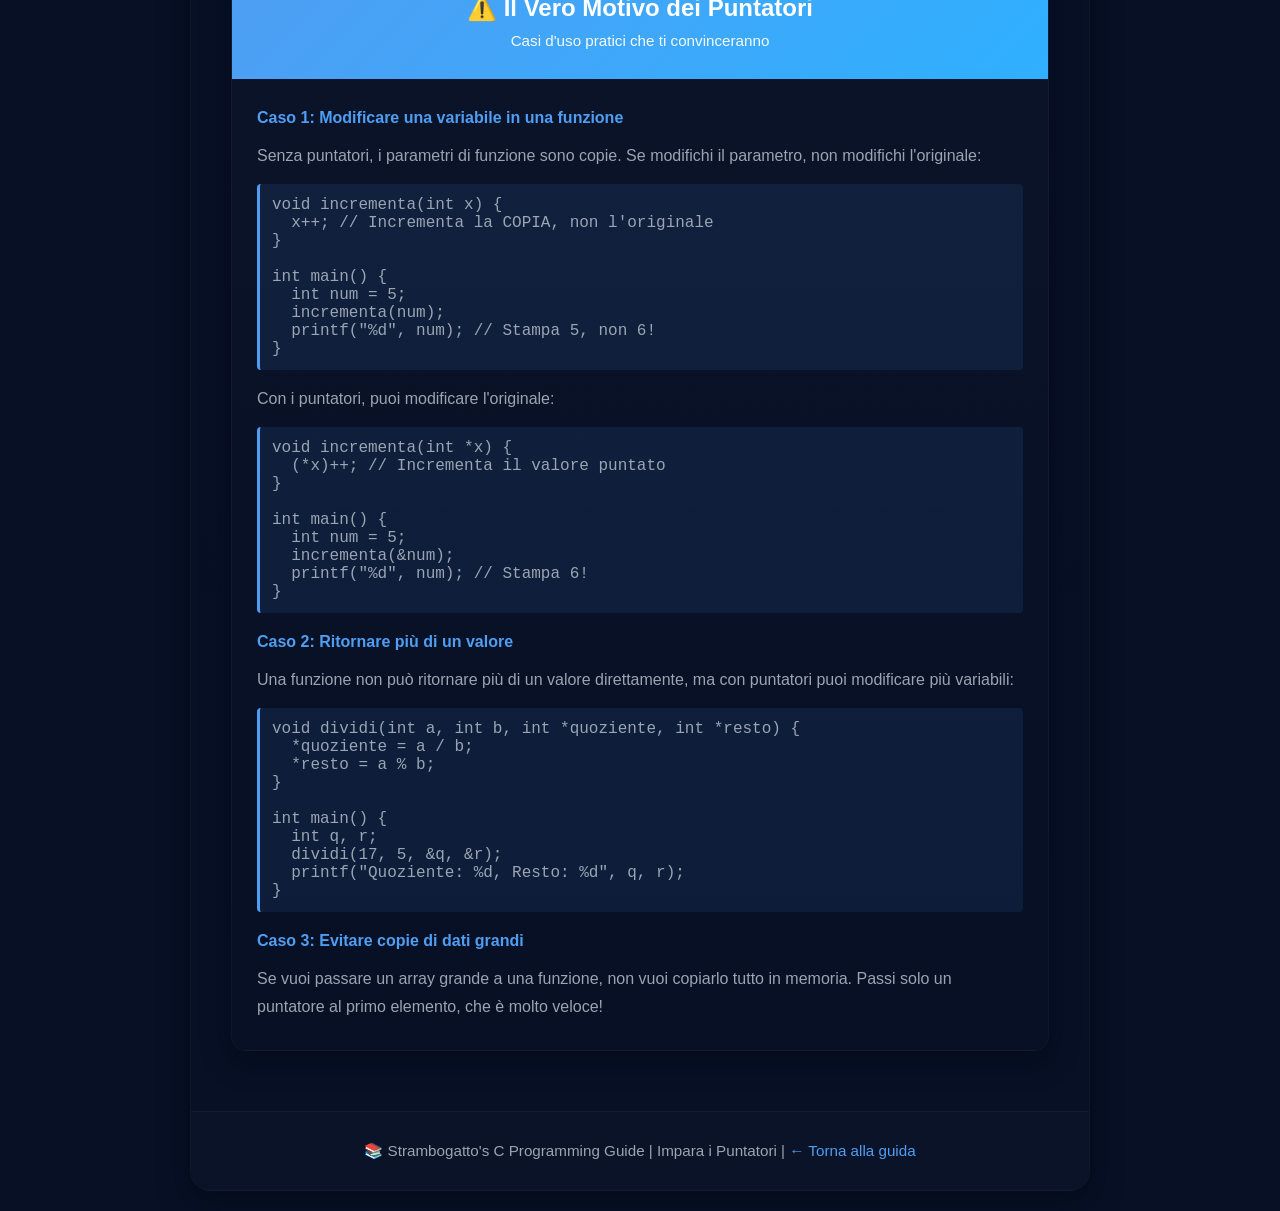
<file: pagine/puntatori.html>
<!DOCTYPE html>
<html lang="it">
<head>
    <meta charset="UTF-8">
    <meta name="viewport" content="width=device-width, initial-scale=1.0">
    <title>Guida ai Puntatori in C</title>
    <link rel="stylesheet" href="style.css">
</head>
<body>
    <div class="container">
        <header>
            <h1>📌 Guida Completa ai Puntatori in C</h1>
            <p>Scopri il potere dei puntatori nella programmazione C</p>
        </header>

        <div class="content">
            <div class="intro">
                <h2>Cosa sono i Puntatori?</h2>
                <p>Un puntatore è una variabile che memorizza l'indirizzo di memoria di un'altra variabile. È uno dei concetti fondamentali del C e permette di manipolare la memoria direttamente.</p>
                
                <h3 style="color: var(--accent); margin-top: 30px; margin-bottom: 15px;">Perché sono importanti?</h3>
                <p style="text-align: left; max-width: 800px; margin: 0 auto; line-height: 1.8; color: var(--muted);">
                    I puntatori sono la base di molte cose in C: passare parametri per modificarli dentro funzioni, creare strutture dati dinamiche (liste, alberi, grafi), lavorare con la memoria in modo flessibile. Senza puntatori, il C non sarebbe così potente. Probabilmente pensi "ma perché mi serve?" - bene, immagina di voler scrivere una funzione che modifichi una variabile passata come parametro. In molti linguaggi è semplice, ma in C devi usare un puntatore per farlo. Oppure immagina di voler creare un array ma non sai quanto grande servirà fino a runtime - qui entrano in gioco i puntatori e la memoria dinamica!</p>
            </div>

            <div class="cards-container">
                <!-- Card 1 -->
                <div class="card">
                    <div class="card-header">
                        <h3>🎯 Operatori Fondamentali: & e *</h3>
                        <p>I due operatori che devi capire per primi</p>
                    </div>
                    <div class="card-body">
                        <h4 style="color: var(--accent); margin-bottom: 15px;">L'operatore & (indirizzo)</h4>
                        <p style="color: var(--muted); line-height: 1.7; margin-bottom: 15px;">
                            L'operatore & significa "dammi l'indirizzo di memoria di questa variabile". Pensa alla memoria del computer come a una lunga serie di scatole numerate. Ogni variabile occupa una o più scatole. L'operatore & ti dice quale numero ha la prima scatola di quella variabile.
                        </p>
                        <p style="background: rgba(79, 158, 243, 0.1); padding: 12px; border-left: 3px solid var(--accent); border-radius: 4px; color: var(--muted); font-family: 'Courier New', monospace; margin-bottom: 15px;">
int x = 5;<br>
int *ptr = &x;  // ptr contiene l'indirizzo di x
                        </p>
                        <p style="color: var(--muted); line-height: 1.7; margin-bottom: 15px;">
                            Se x si trova alla scatola numero 1000, allora &x ritorna 1000. Questo numero può essere immagazzinato in un puntatore.
                        </p>

                        <h4 style="color: var(--accent); margin-bottom: 15px; margin-top: 20px;">L'operatore * (dereferenziazione)</h4>
                        <p style="color: var(--muted); line-height: 1.7; margin-bottom: 15px;">
                            L'operatore * fa l'opposto: dato un puntatore (un indirizzo), ti ritorna il valore contenuto a quell'indirizzo. È come dire "vai alla scatola numero 1000 e dimmi che valore contiene".
                        </p>
                        <p style="background: rgba(79, 158, 243, 0.1); padding: 12px; border-left: 3px solid var(--accent); border-radius: 4px; color: var(--muted); font-family: 'Courier New', monospace; margin-bottom: 15px;">
int x = 5;<br>
int *ptr = &x;<br>
printf("%d", *ptr);  // Stampa 5, il valore di x
                        </p>
                        <p style="color: var(--muted); line-height: 1.7;">
                            Attenzione: * ha significati diversi in contesti diversi! In "int *ptr" significa "dichiarazione di puntatore", mentre in "*ptr = 10" significa "dereferenzia ptr e assegna 10 al valore puntato".
                        </p>
                    </div>
                </div>

                <!-- Card 2 -->
                <div class="card">
                    <div class="card-header">
                        <h3>🔗 Dichiarazione e Inizializzazione</h3>
                        <p>Come creare e usare i puntatori correttamente</p>
                    </div>
                    <div class="card-body">
                        <h4 style="color: var(--accent); margin-bottom: 15px;">Dichiarare un puntatore</h4>
                        <p style="color: var(--muted); line-height: 1.7; margin-bottom: 15px;">
                            Quando dichiari un puntatore, devi specificare il tipo di variabile che il puntatore punterà. Un puntatore a int è diverso da un puntatore a char.
                        </p>
                        <p style="background: rgba(79, 158, 243, 0.1); padding: 12px; border-left: 3px solid var(--accent); border-radius: 4px; color: var(--muted); font-family: 'Courier New', monospace; margin-bottom: 15px;">
int *ptr_intero;      // Puntatore a int<br>
char *ptr_carattere;   // Puntatore a char<br>
double *ptr_decimale; // Puntatore a double
                        </p>
                        <p style="color: var(--muted); line-height: 1.7; margin-bottom: 15px;">
                            Il tipo determina come il compilatore interpreta i dati e quanti byte saltare quando fai aritmetica sui puntatori (che vedremo dopo).
                        </p>

                        <h4 style="color: var(--accent); margin-bottom: 15px; margin-top: 20px;">Inizializzare correttamente</h4>
                        <p style="color: var(--muted); line-height: 1.7; margin-bottom: 15px;">
                            IMPORTANTE: devi sempre inizializzare un puntatore prima di usarlo! Se non lo fai, il puntatore contiene un indirizzo casuale (un puntatore "selvatico") e dereferenziarlo causa un crash.
                        </p>
                        <p style="background: rgba(79, 158, 243, 0.1); padding: 12px; border-left: 3px solid var(--accent); border-radius: 4px; color: var(--muted); font-family: 'Courier New', monospace; margin-bottom: 15px;">
int x = 42;<br>
int *ptr = &x;  // Corretto: ptr punta a x<br>
<br>
int *ptr;    // SBAGLIATO: puntatore non inizializzato!<br>
// *ptr = 5;  // CRASH! ptr contiene spazzatura
                        </p>
                        <p style="color: var(--muted); line-height: 1.7; margin-bottom: 15px;">
                            Una buona pratica è inizializzare a NULL se non sai ancora a cosa dovrebbe puntare:
                        </p>
                        <p style="background: rgba(79, 158, 243, 0.1); padding: 12px; border-left: 3px solid var(--accent); border-radius: 4px; color: var(--muted); font-family: 'Courier New', monospace;">
int *ptr = NULL;  // Sicuro, poi lo assegniamo dopo
                        </p>
                    </div>
                </div>

                <!-- Card 3 -->
                <div class="card">
                    <div class="card-header">
                        <h3>🎪 Puntatori a Puntatori</h3>
                        <p>Quando un puntatore punta a un altro puntatore</p>
                    </div>
                    <div class="card-body">
                        <h4 style="color: var(--accent); margin-bottom: 15px;">Cos'è un puntatore a puntatore?</h4>
                        <p style="color: var(--muted); line-height: 1.7; margin-bottom: 15px;">
                            Se un puntatore contiene l'indirizzo di una variabile, allora un puntatore a puntatore contiene l'indirizzo di un puntatore! È come avere una catena di indirezioni.
                        </p>
                        <p style="background: rgba(79, 158, 243, 0.1); padding: 12px; border-left: 3px solid var(--accent); border-radius: 4px; color: var(--muted); font-family: 'Courier New', monospace; margin-bottom: 15px;">
int x = 42;<br>
int *ptr = &x;      // ptr punta a x<br>
int **pptr = &ptr;  // pptr punta a ptr
                        </p>

                        <h4 style="color: var(--accent); margin-bottom: 15px; margin-top: 20px;">Come accedere ai valori</h4>
                        <p style="color: var(--muted); line-height: 1.7; margin-bottom: 15px;">
                            Per accedere al valore originale attraverso un puntatore a puntatore, usi * due volte:
                        </p>
                        <p style="background: rgba(79, 158, 243, 0.1); padding: 12px; border-left: 3px solid var(--accent); border-radius: 4px; color: var(--muted); font-family: 'Courier New', monospace; margin-bottom: 15px;">
printf("%d", *ptr);   // Stampa 42 (il valore di x)<br>
printf("%d", **pptr); // Stampa 42 (il valore di x attraverso ptr)<br>
printf("%p", ptr);    // Stampa l'indirizzo di x<br>
printf("%p", pptr);   // Stampa l'indirizzo di ptr
                        </p>

                        <h4 style="color: var(--accent); margin-bottom: 15px; margin-top: 20px;">Quando serve?</h4>
                        <p style="color: var(--muted); line-height: 1.7; margin-bottom: 15px;">
                            I puntatori a puntatori sono utili quando vuoi modificare un puntatore all'interno di una funzione. Se passi solo un puntatore, modifiche solo cosa punta, non il puntatore stesso. Ma se passi un puntatore a puntatore, puoi cambiare il puntatore stesso.
                        </p>
                        <p style="background: rgba(79, 158, 243, 0.1); padding: 12px; border-left: 3px solid var(--accent); border-radius: 4px; color: var(--muted); font-family: 'Courier New', monospace; margin-bottom: 15px;">
void cambia(int **pp, int valore) {<br>
&nbsp;&nbsp;*pp = &valore;  // Cambia cosa punta pp<br>
}
                        </p>
                    </div>
                </div>

                <!-- Card 4 -->
                <div class="card">
                    <div class="card-header">
                        <h3>📊 Puntatori e Array</h3>
                        <p>Una relazione fondamentale che non immaginavi</p>
                    </div>
                    <div class="card-body">
                        <h4 style="color: var(--accent); margin-bottom: 15px;">Array decay: gli array diventano puntatori</h4>
                        <p style="color: var(--muted); line-height: 1.7; margin-bottom: 15px;">
                            Ecco un segreto che molti non sanno: in C, il nome di un array (senza le parentesi quadre) è automaticamente convertito in un puntatore al primo elemento! Questo è chiamato "array decay".
                        </p>
                        <p style="background: rgba(79, 158, 243, 0.1); padding: 12px; border-left: 3px solid var(--accent); border-radius: 4px; color: var(--muted); font-family: 'Courier New', monospace; margin-bottom: 15px;">
int arr[5] = {1, 2, 3, 4, 5};<br>
int *ptr = arr;  // arr si trasforma in puntatore al primo elemento<br>
// È equivalente a: int *ptr = &arr[0];
                        </p>

                        <h4 style="color: var(--accent); margin-bottom: 15px; margin-top: 20px;">Accedere agli elementi</h4>
                        <p style="color: var(--muted); line-height: 1.7; margin-bottom: 15px;">
                            Sia con la notazione array che con la notazione puntatore, accedi agli stessi elementi:
                        </p>
                        <p style="background: rgba(79, 158, 243, 0.1); padding: 12px; border-left: 3px solid var(--accent); border-radius: 4px; color: var(--muted); font-family: 'Courier New', monospace; margin-bottom: 15px;">
int arr[5] = {1, 2, 3, 4, 5};<br>
int *ptr = arr;<br>
<br>
printf("%d", arr[2]);     // Stampa 3<br>
printf("%d", ptr[2]);     // Stampa 3<br>
printf("%d", *(ptr + 2)); // Stampa 3<br>
printf("%d", *(arr + 2)); // Stampa 3
                        </p>
                        <p style="color: var(--muted); line-height: 1.7; margin-bottom: 15px;">
                            Tutte e quattro sono equivalenti! In realtà, arr[i] è semplicemente zucchero sintattico per *(arr + i).
                        </p>

                        <h4 style="color: var(--accent); margin-bottom: 15px; margin-top: 20px;">Perché è importante?</h4>
                        <p style="color: var(--muted); line-height: 1.7;">
                            Questo è il motivo per cui gli array si comportano in un certo modo quando li passi alle funzioni. Quando passi un array a una funzione, in realtà passi un puntatore, non l'intero array! Per questo il compilatore non sa la dimensione dell'array dentro la funzione e tu devi passarla separatamente come parametro.
                        </p>
                    </div>
                </div>

                <!-- Card 5 -->
                <div class="card">
                    <div class="card-header">
                        <h3>➕ Aritmetica dei Puntatori</h3>
                        <p>Come navigare la memoria con i puntatori</p>
                    </div>
                    <div class="card-body">
                        <h4 style="color: var(--accent); margin-bottom: 15px;">Incremento e decremento</h4>
                        <p style="color: var(--muted); line-height: 1.7; margin-bottom: 15px;">
                            Puoi incrementare e decrementare puntatori come normali variabili, ma c'è una differenza: il computer automaticamente sposta di "una unità del tipo", non di un byte!
                        </p>
                        <p style="background: rgba(79, 158, 243, 0.1); padding: 12px; border-left: 3px solid var(--accent); border-radius: 4px; color: var(--muted); font-family: 'Courier New', monospace; margin-bottom: 15px;">
int arr[5] = {10, 20, 30, 40, 50};<br>
int *ptr = arr;    // ptr punta a arr[0] (indirizzo 1000)<br>
ptr++;             // ptr ora punta a arr[1] (indirizzo 1004, cioè 1000 + 4)<br>
ptr++;             // ptr ora punta a arr[2] (indirizzo 1008, cioè 1004 + 4)<br>
printf("%d", *ptr); // Stampa 30
                        </p>
                        <p style="color: var(--muted); line-height: 1.7; margin-bottom: 15px;">
                            Nota: ogni int è 4 byte, quindi quando incrementi di 1, in realtà avanzi di 4 byte! Se fosse un puntatore a char (1 byte), avanzerebbe di 1 byte.
                        </p>

                        <h4 style="color: var(--accent); margin-bottom: 15px; margin-top: 20px;">Addizione e sottrazione</h4>
                        <p style="color: var(--muted); line-height: 1.7; margin-bottom: 15px;">
                            Puoi aggiungere numeri ai puntatori per saltare multipli di elementi:
                        </p>
                        <p style="background: rgba(79, 158, 243, 0.1); padding: 12px; border-left: 3px solid var(--accent); border-radius: 4px; color: var(--muted); font-family: 'Courier New', monospace; margin-bottom: 15px;">
int arr[5] = {10, 20, 30, 40, 50};<br>
int *ptr = arr;<br>
printf("%d", *(ptr + 3)); // Stampa 40 (arr[3])<br>
printf("%d", *(ptr + 4)); // Stampa 50 (arr[4])<br>
<br>
ptr = ptr + 2;           // ptr ora punta a arr[2]<br>
printf("%d", *ptr);       // Stampa 30
                        </p>

                        <h4 style="color: var(--accent); margin-bottom: 15px; margin-top: 20px;">Differenza tra puntatori</h4>
                        <p style="color: var(--muted); line-height: 1.7;">
                            Puoi anche sottrarre due puntatori per sapere quanti elementi distano:
                        </p>
                        <p style="background: rgba(79, 158, 243, 0.1); padding: 12px; border-left: 3px solid var(--accent); border-radius: 4px; color: var(--muted); font-family: 'Courier New', monospace;">
int arr[5] = {10, 20, 30, 40, 50};<br>
int *ptr1 = arr;<br>
int *ptr2 = arr + 3;<br>
printf("%d", ptr2 - ptr1); // Stampa 3 (distanza di 3 elementi)
                        </p>
                    </div>
                </div>

                <!-- Card 6 -->
                <div class="card">
                    <div class="card-header">
                        <h3>⚠️ Il Vero Motivo dei Puntatori</h3>
                        <p>Casi d'uso pratici che ti convinceranno</p>
                    </div>
                    <div class="card-body">
                        <h4 style="color: var(--accent); margin-bottom: 15px;">Caso 1: Modificare una variabile in una funzione</h4>
                        <p style="color: var(--muted); line-height: 1.7; margin-bottom: 15px;">
                            Senza puntatori, i parametri di funzione sono copie. Se modifichi il parametro, non modifichi l'originale:
                        </p>
                        <p style="background: rgba(79, 158, 243, 0.1); padding: 12px; border-left: 3px solid var(--accent); border-radius: 4px; color: var(--muted); font-family: 'Courier New', monospace; margin-bottom: 15px;">
void incrementa(int x) {<br>
&nbsp;&nbsp;x++;  // Incrementa la COPIA, non l'originale<br>
}<br>
<br>
int main() {<br>
&nbsp;&nbsp;int num = 5;<br>
&nbsp;&nbsp;incrementa(num);<br>
&nbsp;&nbsp;printf("%d", num); // Stampa 5, non 6!<br>
}
                        </p>
                        <p style="color: var(--muted); line-height: 1.7; margin-bottom: 15px;">
                            Con i puntatori, puoi modificare l'originale:
                        </p>
                        <p style="background: rgba(79, 158, 243, 0.1); padding: 12px; border-left: 3px solid var(--accent); border-radius: 4px; color: var(--muted); font-family: 'Courier New', monospace; margin-bottom: 15px;">
void incrementa(int *x) {<br>
&nbsp;&nbsp;(*x)++;  // Incrementa il valore puntato<br>
}<br>
<br>
int main() {<br>
&nbsp;&nbsp;int num = 5;<br>
&nbsp;&nbsp;incrementa(&num);<br>
&nbsp;&nbsp;printf("%d", num); // Stampa 6!<br>
}
                        </p>

                        <h4 style="color: var(--accent); margin-bottom: 15px; margin-top: 20px;">Caso 2: Ritornare più di un valore</h4>
                        <p style="color: var(--muted); line-height: 1.7; margin-bottom: 15px;">
                            Una funzione non può ritornare più di un valore direttamente, ma con puntatori puoi modificare più variabili:
                        </p>
                        <p style="background: rgba(79, 158, 243, 0.1); padding: 12px; border-left: 3px solid var(--accent); border-radius: 4px; color: var(--muted); font-family: 'Courier New', monospace; margin-bottom: 15px;">
void dividi(int a, int b, int *quoziente, int *resto) {<br>
&nbsp;&nbsp;*quoziente = a / b;<br>
&nbsp;&nbsp;*resto = a % b;<br>
}<br>
<br>
int main() {<br>
&nbsp;&nbsp;int q, r;<br>
&nbsp;&nbsp;dividi(17, 5, &q, &r);<br>
&nbsp;&nbsp;printf("Quoziente: %d, Resto: %d", q, r);<br>
}
                        </p>

                        <h4 style="color: var(--accent); margin-bottom: 15px; margin-top: 20px;">Caso 3: Evitare copie di dati grandi</h4>
                        <p style="color: var(--muted); line-height: 1.7;">
                            Se vuoi passare un array grande a una funzione, non vuoi copiarlo tutto in memoria. Passi solo un puntatore al primo elemento, che è molto veloce!
                        </p>
                    </div>
                </div>
            </div>
        </div>

        <footer>
            <p>📚 Strambogatto's C Programming Guide | Impara i Puntatori | <a href="b.html" style="color: var(--accent); text-decoration: none;">← Torna alla guida</a></p>
        </footer>
    </div>
</body>
</html>
</file>
<file: index.css>
:root {
    --bg: #0f1724;
    /* dark navy */
    --card: #0b1220;
    --muted: #9aa4b2;
    --accent: #4f9ef3;
    --glass: rgba(255, 255, 255, 0.04);
}

* {
    box-sizing: border-box;
}

body {
    font-family: "Segoe UI", Roboto, Arial, sans-serif;
    margin: 0;
    padding: 32px;
    background: linear-gradient(180deg, var(--bg), #071025 60%);
    color: #e6eef8;
    -webkit-font-smoothing: antialiased;
}

.container {
    max-width: 960px;
    margin: 0 auto;
    background: linear-gradient(180deg, rgba(255, 255, 255, 0.02), transparent);
    padding: 28px;
    border-radius: 14px;
    box-shadow: 0 10px 30px rgba(2, 6, 23, 0.6);
    border: 1px solid rgba(255, 255, 255, 0.03);
}

header {
    margin-bottom: 28px;
    display: flex;
    align-items: center;
    justify-content: space-between;
    gap: 20px;
}

header h1 {
    margin: 0;
    font-size: 1.8rem;
    letter-spacing: -0.4px;
}

header p {
    margin: 4px 0 0;
    color: var(--muted);
    font-size: 0.95rem;
}

nav {
    display: flex;
    gap: 12px;
}

nav a {
    display: inline-block;
    padding: 8px 12px;
    border-radius: 8px;
    color: var(--accent);
    text-decoration: none;
    background: transparent;
    transition: all 0.18s ease;
    font-weight: 600;
    font-size: 0.95rem;
}

nav a:hover {
    background: var(--glass);
    transform: translateY(-2px);
    color: #dff0ff;
}

main {
    display: grid;
    grid-template-columns: 1fr 360px;
    gap: 24px;
}

section {
    background: transparent;
    padding: 18px;
    border-radius: 12px;
}

#about {
    background: linear-gradient(180deg, rgba(255, 255, 255, 0.02), transparent);
    border: 1px solid rgba(255, 255, 255, 0.03);
}

#about h2 {
    margin-top: 0;
}

#contact {
    background: linear-gradient(180deg, rgba(255, 255, 255, 0.01), transparent);
    border: 1px solid rgba(255, 255, 255, 0.02);
}

form {
    display: flex;
    flex-direction: column;
    gap: 12px;
}

label {
    font-size: 0.95rem;
    color: var(--muted);
}

input[type="text"],
input[type="email"] {
    padding: 10px 12px;
    border-radius: 8px;
    border: 1px solid rgba(255, 255, 255, 0.05);
    background: rgba(255, 255, 255, 0.02);
    color: inherit;
}

button[type="submit"] {
    background: linear-gradient(90deg, var(--accent), #2fb0ff);
    color: #042233;
    padding: 10px 14px;
    border-radius: 10px;
    border: 0;
    font-weight: 700;
    cursor: pointer;
    box-shadow: 0 6px 18px rgba(79, 158, 243, 0.18);
    transition: transform 0.14s ease;
}

button[type="submit"]:hover {
    transform: translateY(-3px);
}

footer {
    margin-top: 28px;
    color: var(--muted);
    font-size: 0.9rem;
    text-align: center;
}

@media (max-width: 800px) {
    main {
        grid-template-columns: 1fr;
    }

    header {
        flex-direction: column;
        align-items: flex-start;
    }

    body {
        padding: 18px;
    }

    .container {
        padding: 18px;
    }
}
</file>
<file: pagine/style.css>
:root {
    --bg: #0f1724;
    --card: #0b1220;
    --muted: #9aa4b2;
    --accent: #4f9ef3;
    --glass: rgba(255, 255, 255, 0.04);
}

* {
    margin: 0;
    padding: 0;
    box-sizing: border-box;
}

body {
    font-family: "Segoe UI", Tahoma, Geneva, Verdana, sans-serif;
    background: linear-gradient(180deg, var(--bg), #071025 60%);
    min-height: 100vh;
    display: flex;
    justify-content: center;
    align-items: center;
    padding: 20px;
    color: #e6eef8;
    -webkit-font-smoothing: antialiased;
}

.container {
    background: linear-gradient(180deg, rgba(255, 255, 255, 0.02), transparent);
    border-radius: 20px;
    box-shadow: 0 10px 30px rgba(2, 6, 23, 0.6);
    max-width: 900px;
    width: 100%;
    overflow: hidden;
    border: 1px solid rgba(255, 255, 255, 0.03);
}

header {
    background: linear-gradient(135deg, var(--accent), #2fb0ff);
    color: white;
    padding: 60px 40px;
    text-align: center;
    box-shadow: 0 10px 30px rgba(79, 158, 243, 0.2);
}

header h1 {
    font-size: 2.5em;
    margin-bottom: 10px;
    font-weight: 700;
    letter-spacing: -0.5px;
}

header p {
    font-size: 1.1em;
    opacity: 0.95;
}

.content {
    padding: 60px 40px;
}

.intro {
    text-align: center;
    margin-bottom: 50px;
    color: #e6eef8;
}

.intro h2 {
    font-size: 1.8em;
    margin-bottom: 15px;
    color: var(--accent);
}

.intro p {
    font-size: 1.1em;
    color: var(--muted);
    line-height: 1.6;
}

.cards-container {
    display: grid;
    grid-template-columns: 1fr;
    gap: 30px;
}

.card {
    background: linear-gradient(180deg, rgba(255, 255, 255, 0.02), transparent);
    border-radius: 15px;
    overflow: hidden;
    box-shadow: 0 10px 30px rgba(2, 6, 23, 0.4);
    transition: all 0.3s ease;
    border: 1px solid rgba(255, 255, 255, 0.03);
}

.card:hover {
    transform: translateY(-10px);
    box-shadow: 0 15px 40px rgba(79, 158, 243, 0.2);
    border-color: rgba(79, 158, 243, 0.3);
    background: linear-gradient(180deg, rgba(79, 158, 243, 0.05), transparent);
}

.card-header {
    background: linear-gradient(135deg, var(--accent), #2fb0ff);
    color: white;
    padding: 30px 25px;
    text-align: center;
}

.card-header h3 {
    font-size: 1.5em;
    margin-bottom: 10px;
    font-weight: 700;
}

.card-header p {
    font-size: 0.95em;
    opacity: 0.95;
}

.card-body {
    padding: 30px 25px;
}

.card-body ul {
    list-style: none;
    margin-bottom: 25px;
}

.card-body li {
    padding: 8px 0;
    color: var(--muted);
    padding-left: 25px;
    position: relative;
    line-height: 1.6;
    transition: color 0.2s ease;
}

.card-body li:before {
    content: "▸";
    position: absolute;
    left: 0;
    color: var(--accent);
    font-weight: bold;
}

code {
    display: inline-block;
    background: rgba(255, 255, 255, 0.08);
    color: #c0d7ff;
    padding: 0.18em 0.35em;
    border-radius: 5px;
    white-space: pre-wrap;
    word-break: break-word;
}

pre {
    background: rgba(255, 255, 255, 0.05);
    padding: 18px;
    border-radius: 12px;
    overflow-x: auto;
    color: #dff3ff;
    line-height: 1.5;
    margin-bottom: 25px;
}

.card-body li:hover {
    color: #e6eef8;
}

.card-link {
    display: inline-block;
    background: linear-gradient(90deg, var(--accent), #2fb0ff);
    color: #042233;
    padding: 12px 30px;
    border-radius: 25px;
    text-decoration: none;
    font-weight: 600;
    transition: all 0.3s ease;
    text-align: center;
    width: 100%;
    box-shadow: 0 6px 18px rgba(79, 158, 243, 0.2);
}

.card-link:hover {
    transform: translateY(-3px);
    box-shadow: 0 8px 24px rgba(79, 158, 243, 0.3);
}

footer {
    background: rgba(255, 255, 255, 0.01);
    text-align: center;
    padding: 30px 40px;
    color: var(--muted);
    border-top: 1px solid rgba(255, 255, 255, 0.03);
}

footer p {
    font-size: 0.95em;
}

@media (max-width: 768px) {
    body {
        padding: 18px 14px;
        align-items: flex-start;
    }

    .container {
        margin: 0 auto;
    }

    header {
        padding: 40px 22px;
    }

    header h1 {
        font-size: 2em;
    }

    header p {
        font-size: 1rem;
    }

    .content {
        padding: 35px 22px;
    }

    .intro {
        margin-bottom: 35px;
    }

    .intro h2 {
        font-size: 1.6em;
    }

    .cards-container {
        grid-template-columns: 1fr;
    }

    .card-header {
        padding: 22px 18px;
    }

    .card-body {
        padding: 22px 18px;
    }

    footer {
        padding: 24px 20px;
    }
}
</file>
